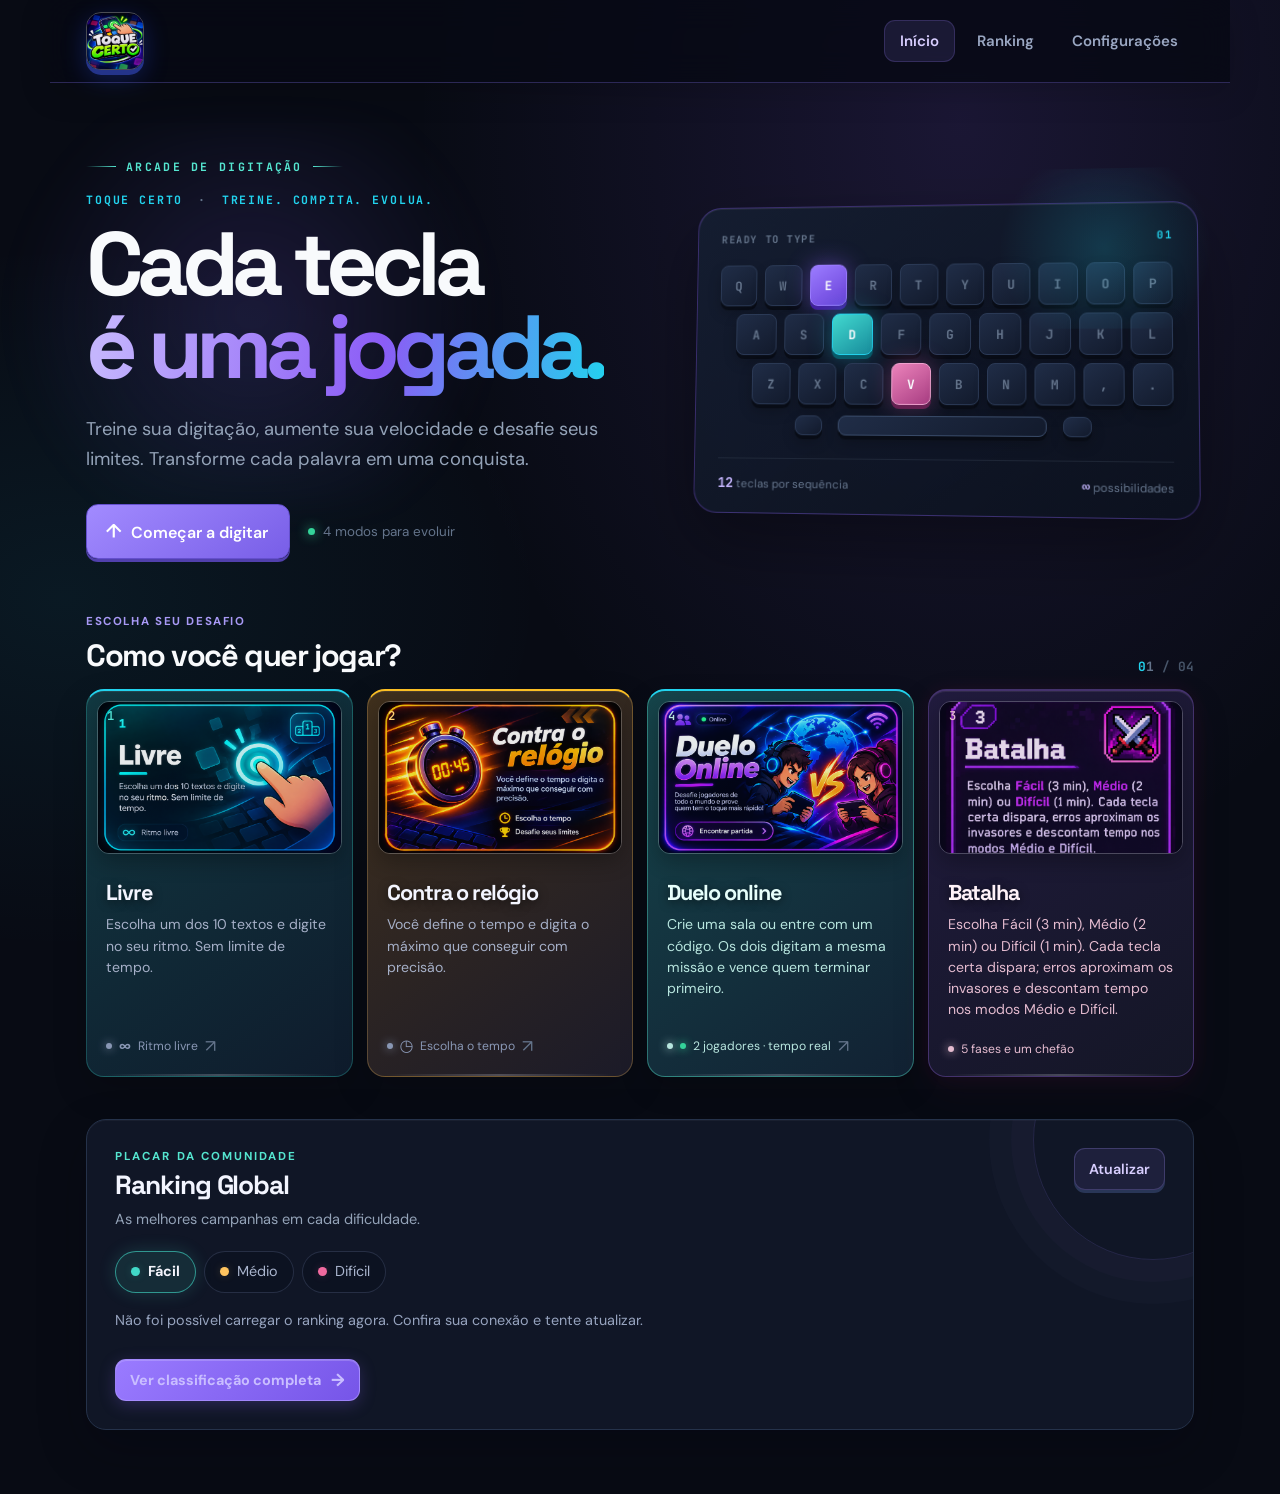
<file: index.html>
<!doctype html>
<html lang="pt-BR">
<head>
<meta charset="utf-8">
<meta name="viewport" content="width=device-width, initial-scale=1, viewport-fit=cover">
<meta name="theme-color" content="#10121a">
<title>Toque Certo: treino de digitação</title>
<link rel="icon" type="image/png" sizes="96x96" href="assets/images/brand/favicon.png">
<link rel="apple-touch-icon" href="assets/images/brand/favicon.png">
<link rel="preconnect" href="https://fonts.googleapis.com">
<link rel="preconnect" href="https://fonts.gstatic.com" crossorigin>
<link rel="stylesheet" href="https://fonts.googleapis.com/css2?family=DM+Sans:wght@400;500;600;700&family=Space+Grotesk:wght@500;600;700&family=JetBrains+Mono:wght@400;500;700&display=swap">
<link rel="stylesheet" href="assets/css/styles.css?v=fix-race-frames-keys-background">
</head>
<body>
<div class="wrap">
  <header class="top">
    <button class="logo" data-nav="home" aria-label="Toque Certo, voltar ao início"><img class="brand-logo" src="assets/images/brand/toque-certo-logo.png" alt="Toque Certo"></button>
    <nav class="primary-nav" aria-label="Navegação principal">
      <button class="nav-link active" type="button" data-nav="home" aria-current="page">Início</button>
      <button class="nav-link" type="button" data-nav="ranking">Ranking</button>
      <button class="nav-link" type="button" data-nav="settings">Configurações</button>
    </nav>
  </header>

  <main>
    <!-- INÍCIO -->
    <section id="v-home" class="view">
      <div class="hero redesign-hero">
        <div class="hero-copy">
          <div class="brand-kicker"><span></span> ARCADE DE DIGITAÇÃO <span></span></div>
          <p class="hero-overline">TOQUE CERTO <span>·</span> TREINE. COMPITA. EVOLUA.</p>
          <h1 class="hero-title">Cada tecla<br><em>é uma jogada.</em></h1>
          <p class="hero-subtitle">Treine sua digitação, aumente sua velocidade e desafie seus limites. Transforme cada palavra em uma conquista.</p>
          <div class="hero-actions"><button class="btn primary hero-cta" type="button" data-mode="1"><span class="cta-icon">↗</span> Começar a digitar</button><span class="hero-note"><i></i> 4 modos para evoluir</span></div>
        </div>
        <div class="hero-keyboard" aria-label="Ilustração de teclado com teclas iluminadas">
          <div class="keyboard-glow"></div><div class="keyboard-topline"><span>READY TO TYPE</span><b>01</b></div>
          <div class="key-row"><i>Q</i><i>W</i><i class="lit">E</i><i>R</i><i>T</i><i>Y</i><i>U</i><i>I</i><i>O</i><i>P</i></div>
          <div class="key-row indent"><i>A</i><i>S</i><i class="lit cyan">D</i><i>F</i><i>G</i><i>H</i><i>J</i><i>K</i><i>L</i></div>
          <div class="key-row indent-wide"><i>Z</i><i>X</i><i>C</i><i class="lit pink">V</i><i>B</i><i>N</i><i>M</i><i>,</i><i>.</i></div>
          <div class="key-row space-row"><i></i><i class="space"></i><i></i></div>
          <div class="keyboard-caption"><span><b>12</b> teclas por sequência</span><span><b>∞</b> possibilidades</span></div>
        </div>
      </div>
      <div class="section-heading"><div><span class="eyebrow">ESCOLHA SEU DESAFIO</span><h2>Como você quer jogar?</h2></div><span class="section-count">01 <i>/ 04</i></span></div>
      <div class="modes">
        <button class="mode" type="button" data-mode="1">
          <span class="legend" aria-hidden="true">1</span><img class="mode-art" src="assets/images/modes/modo-livre-neon.png" alt="Modo Livre em Neon">
          <span class="mode-t">Livre</span>
          <span class="mode-d">Escolha um dos 10 textos e digite no seu ritmo. Sem limite de tempo.</span>
          <span class="meta"><b>∞</b> Ritmo livre <i class="mode-arrow">↗</i></span>
        </button>
        <button class="mode" type="button" data-mode="2">
          <span class="legend" aria-hidden="true">2</span><img class="mode-art" src="assets/images/modes/contra-relogio-neon.png" alt="Desafio Contra o relógio em Neon">
          <span class="mode-t">Contra o relógio</span>
          <span class="mode-d">Você define o tempo e digita o máximo que conseguir com precisão.</span>
          <span class="meta"><b>◷</b> Escolha o tempo <i class="mode-arrow">↗</i></span>
        </button>
        <button class="mode online" type="button" data-mode="4">
          <span class="legend" aria-hidden="true">4</span><img class="mode-art" src="assets/images/modes/duelo-online-neon.png" alt="Duelo online em Neon">
          <span class="mode-t">Duelo online</span>
          <span class="mode-d">Crie uma sala ou entre com um código. Os dois digitam a mesma missão e vence quem terminar primeiro.</span>
          <span class="meta"><b class="live-dot"></b> 2 jogadores · tempo real <i class="mode-arrow">↗</i></span>
        </button>
        <button class="mode battle" type="button" data-mode="3">
          <span class="legend" aria-hidden="true">3</span><img class="mode-art mode-art-battle" src="assets/images/modes/batalha-neon.png" alt="Modo Batalha em Neon">
          <span class="mode-t">Batalha</span>
          <span class="mode-d">Escolha Fácil (3 min), Médio (2 min) ou Difícil (1 min). Cada tecla certa dispara; erros aproximam os invasores e descontam tempo nos modos Médio e Difícil.</span>
          <span class="meta" id="battle-meta"><b>✦</b> 5 fases e um chefão <i class="mode-arrow">↗</i></span>
        </button>
      </div>
      <section class="global-ranking" aria-labelledby="ranking-title">
        <div class="ranking-heading">
          <div><span class="eyebrow">PLACAR DA COMUNIDADE</span><h2 id="ranking-title">Ranking Global</h2><p>As melhores campanhas em cada dificuldade.</p></div>
          <button class="ranking-refresh" id="ranking-refresh" type="button" aria-label="Atualizar ranking">Atualizar</button>
        </div>
        <div class="ranking-tabs" role="tablist" aria-label="Dificuldade do ranking">
          <button class="ranking-tab easy active" type="button" role="tab" aria-selected="true" data-ranking-difficulty="easy"><i aria-hidden="true"></i>Fácil</button>
          <button class="ranking-tab medium" type="button" role="tab" aria-selected="false" data-ranking-difficulty="medium"><i aria-hidden="true"></i>Médio</button>
          <button class="ranking-tab hard" type="button" role="tab" aria-selected="false" data-ranking-difficulty="hard"><i aria-hidden="true"></i>Difícil</button>
        </div>
        <p class="ranking-status" id="ranking-status" role="status" aria-live="polite">Carregando ranking…</p>
        <div class="ranking-table-head" id="ranking-columns" aria-hidden="true" hidden><span></span><span>Jogador</span><span>PPM total</span><span>Pontos</span><span>Tempo</span></div>
        <ol class="ranking-list" id="ranking-list" aria-label="Classificação"></ol>
        <button class="ranking-open" type="button" data-nav="ranking">Ver classificação completa <span aria-hidden="true">→</span></button>
      </section>
    </section>

    <!-- RANKING COMPLETO -->
    <section id="v-ranking" class="view" hidden>
      <div class="page-intro">
        <span class="eyebrow">PLACAR DA BATALHA</span>
        <h1 class="page-title">Ranking da Batalha</h1>
        <p class="page-copy">Campanhas concluídas no modo Batalha, ordenadas pela pontuação final.</p>
      </div>
      <section class="ranking-panel" aria-labelledby="full-ranking-title">
        <div class="ranking-heading">
          <div><h2 id="full-ranking-title">Classificação completa</h2><p>Resultados reais dos jogadores que venceram as cinco fases.</p></div>
          <button class="ranking-refresh" id="leaderboard-refresh" type="button">Atualizar</button>
        </div>
        <aside class="ranking-explainer" aria-label="Como funciona o ranking da Batalha">
          <strong>Como funciona</strong>
          <p>A pontuação considera rapidez, precisão e bônus de até 5.000 pontos pelo tempo ativo total. Esse tempo soma todas as tentativas, mas não pausas, menus ou transições. Ao repetir uma fase, o cronômetro dela reinicia; o resultado é validado pelo servidor.</p>
        </aside>
        <div class="ranking-tabs" role="tablist" aria-label="Filtrar ranking por dificuldade">
          <button class="ranking-tab easy active" type="button" role="tab" aria-selected="true" data-ranking-difficulty="easy"><i aria-hidden="true"></i>Fácil</button>
          <button class="ranking-tab medium" type="button" role="tab" aria-selected="false" data-ranking-difficulty="medium"><i aria-hidden="true"></i>Médio</button>
          <button class="ranking-tab hard" type="button" role="tab" aria-selected="false" data-ranking-difficulty="hard"><i aria-hidden="true"></i>Difícil</button>
        </div>
        <p class="ranking-status" id="leaderboard-status" role="status" aria-live="polite">Carregando classificação…</p>
        <div class="ranking-table-head" id="leaderboard-columns" aria-hidden="true" hidden><span></span><span>Jogador</span><span>PPM total</span><span>Pontos</span><span>Tempo</span></div>
        <ol class="ranking-list full-ranking-list" id="leaderboard-list" aria-label="Classificação completa"></ol>
        <button class="ranking-more" id="leaderboard-more" type="button" hidden>Carregar mais jogadores</button>
      </section>
    </section>

    <!-- CONFIGURAÇÕES -->
    <section id="v-settings" class="view" hidden>
      <div class="page-intro">
        <span class="eyebrow">PREFERÊNCIAS DO JOGO</span>
        <h1 class="page-title">Configurações</h1>
        <p class="page-copy">Ajuste o som e as regras de acentuação para treinar do seu jeito.</p>
      </div>
      <section class="settings-panel" aria-labelledby="preferences-title">
        <div class="settings-section">
          <span class="section-kicker">EXPERIÊNCIA</span>
          <h2 id="preferences-title">Preferências</h2>
          <div class="setting-row">
            <div><strong>Som do jogo</strong><p>Efeitos de tecla, acerto e batalha.</p></div>
            <button class="tgl setting-toggle" id="t-sound" type="button" aria-pressed="true">Som ligado</button>
          </div>
          <div class="setting-row">
            <div><strong>Acentuação</strong><p>Essa preferência vale somente para o Modo Livre.</p></div>
            <button class="tgl setting-toggle" id="t-acc" type="button" title="Com acentos opcionais, digitar a no lugar de á ou c no lugar de ç conta como acerto.">Acentos obrigatórios</button>
          </div>
        </div>
        <div class="settings-section about-section">
          <span class="section-kicker">TOQUE CERTO</span>
          <h2>Sobre o projeto</h2>
          <p>Desenvolvido por <strong>Marcos Vinicius.</strong></p>
          <div class="about-links">
            <a href="https://github.com/marcos-scox" target="_blank" rel="noopener noreferrer">GitHub <span aria-hidden="true">↗</span></a>
            <a href="https://github.com/marcos-scox/jogo-das-teclas" target="_blank" rel="noopener noreferrer">Repositório <span aria-hidden="true">↗</span></a>
          </div>
        </div>
      </section>
    </section>

    <!-- LISTA DE TEXTOS -->
    <section id="v-list" class="view" hidden>
      <div class="bar"><button class="back" type="button" data-act="home">Voltar</button></div>
      <h2 class="v-title" id="l-title">Modo livre</h2>
      <p class="v-sub" id="l-sub"></p>
      <div class="timepick" id="timepick" hidden>
        <span class="tp-label" id="tp-label">Tempo da prova</span>
        <div class="tp-opts" role="group" aria-labelledby="tp-label">
          <button class="chip" type="button" data-sec="30">30 s</button>
          <button class="chip" type="button" data-sec="60">1 min</button>
          <button class="chip" type="button" data-sec="120">2 min</button>
          <button class="chip" type="button" data-sec="180">3 min</button>
          <button class="chip" type="button" data-sec="300">5 min</button>
        </div>
        <div class="tp-custom" id="tp-custom">
          <label for="tp-min">Outro:</label>
          <input id="tp-min" type="number" min="0" max="10" inputmode="numeric" aria-label="Minutos" placeholder="0"> min
          <input id="tp-sec" type="number" min="0" max="59" inputmode="numeric" aria-label="Segundos" placeholder="0"> s
        </div>
        <p class="tp-note" id="tp-note"></p>
      </div>
      <ul class="tlist" id="tlist"></ul>
    </section>

    <!-- DIGITAÇÃO -->
    <section id="v-type" class="view" hidden>
      <div class="bar">
        <button class="back" type="button" data-act="list">Trocar texto</button>
        <button class="ghost" type="button" data-act="restart">Recomeçar</button>
      </div>
      <h2 class="v-title" id="ty-title"></h2>
      <div class="stats">
        <div><span>PPM</span><strong id="s-ppm">0</strong></div>
        <div><span>Precisão</span><strong id="s-acc">100%</strong></div>
        <div><span id="s-time-l">Tempo</span><strong id="s-time">0:00</strong></div>
        <div><span id="s-prog-l">Progresso</span><strong id="s-prog">0%</strong></div>
      </div>
      <div class="tx-box" id="ty-box">
        <div class="tx-view" id="ty-text"></div>
        <div class="tx-blur">Clique aqui para continuar digitando</div>
      </div>
      <div class="progress"><i id="ty-bar"></i></div>
      <p class="hint" id="ty-hint"></p>
    </section>

    <!-- RESULTADO -->
    <section id="v-result" class="view" hidden>
      <h2 class="v-title" id="r-title">Texto concluído</h2>
      <p class="v-sub" id="r-sub"></p>
      <div class="r-main">
        <div class="r-ppm"><strong id="r-ppm">0</strong><span>palavras por minuto</span></div>
        <dl class="r-grid">
          <div><dt>Precisão</dt><dd id="r-acc"></dd></div>
          <div><dt>Tempo</dt><dd id="r-time"></dd></div>
          <div><dt>Teclas erradas</dt><dd id="r-wrong"></dd></div>
          <div><dt>Caracteres certos</dt><dd id="r-chars"></dd></div>
        </dl>
      </div>
      <p class="r-level" id="r-level"></p>
      <div class="r-keys">
        <h3>Teclas que mais travaram você</h3>
        <div class="keyrow" id="r-keys"></div>
      </div>
      <p class="tip" id="r-tip"></p>
      <div class="actions">
        <button class="btn primary" type="button" data-act="repeat">Repetir texto</button>
        <button class="btn" type="button" data-act="list">Escolher outro texto</button>
        <button class="btn" type="button" data-act="home">Menu inicial</button>
      </div>
      <p class="hint"><kbd>Enter</kbd> repete o texto. PPM conta 5 caracteres certos como uma palavra.</p>
    </section>

    <!-- DUELO ONLINE -->
    <section id="v-online" class="view" hidden>
      <div class="page-intro online-intro">
        <span class="eyebrow">DISPUTA EM TEMPO REAL</span>
        <h1 class="page-title">Duelo online</h1>
        <p class="page-copy">Crie uma sala e envie o código para alguém, ou entre em uma sala existente. A missão é igual para os dois.</p>
      </div>
      <section class="online-panel" id="online-panel" aria-live="polite"></section>
    </section>
    <!-- BATALHA -->
    <section id="v-game" class="view" hidden>
      <div class="bar">
        <button class="back" type="button" data-act="quit">Sair da batalha</button>
      </div>
      <div class="g-frame" id="g-frame">
        <div class="hud">
          <div><span class="l" id="h-phase">Fase 1 de 5</span><strong id="h-name">Gosmas lunares</strong></div>
          <div class="hud-def" id="h-def" data-left="5"><span class="l">Defesa</span><div class="pips"><i class="on"></i><i class="on"></i><i class="on"></i><i class="on"></i><i class="on"></i></div></div>
          <div><span class="l">Tempo</span><strong id="h-time">3:00</strong></div>
          <div class="hud-score"><span class="l">Pontos</span><strong id="h-score">0</strong><em class="combo" id="h-combo">x1</em></div>
        </div>
        <div class="timebar"><i id="h-bar"></i></div>
        <canvas id="g-canvas" aria-label="Campo de batalha: sua nave à esquerda, invasores à direita"></canvas>
        <div class="tx-box" id="g-box">
          <div class="tx-view" id="g-text"></div>
          <div class="tx-blur"></div>
        </div>
        <div class="g-over" id="g-over" hidden></div>
      </div>
      <p class="hint"><kbd>Esc</kbd> pausa a fase. Cada tecla certa dispara; cada erro aproxima os invasores uma linha.</p>
    </section>
  </main>
</div>
<dialog class="phase-modal" id="phase-modal" aria-labelledby="phase-modal-title">
  <div class="phase-modal-head"><div><span class="eyebrow">DETALHES DA CAMPANHA</span><h2 id="phase-modal-title">Resultado por fase</h2><p id="phase-modal-player"></p></div><button class="phase-modal-close" type="button" aria-label="Fechar detalhes">Fechar</button></div>
  <div class="phase-modal-summary" id="phase-modal-summary"></div>
  <div class="phase-modal-list" id="phase-modal-list"></div>
</dialog>
<input id="trap" type="text" autocomplete="off" autocorrect="off" autocapitalize="off" spellcheck="false" aria-label="Digite o texto aqui">

<script src="assets/js/supabase-config.js"></script>
<script src="assets/js/app.js?v=fix-race-frames-keys-background"></script>
</body>
</html>
</file>
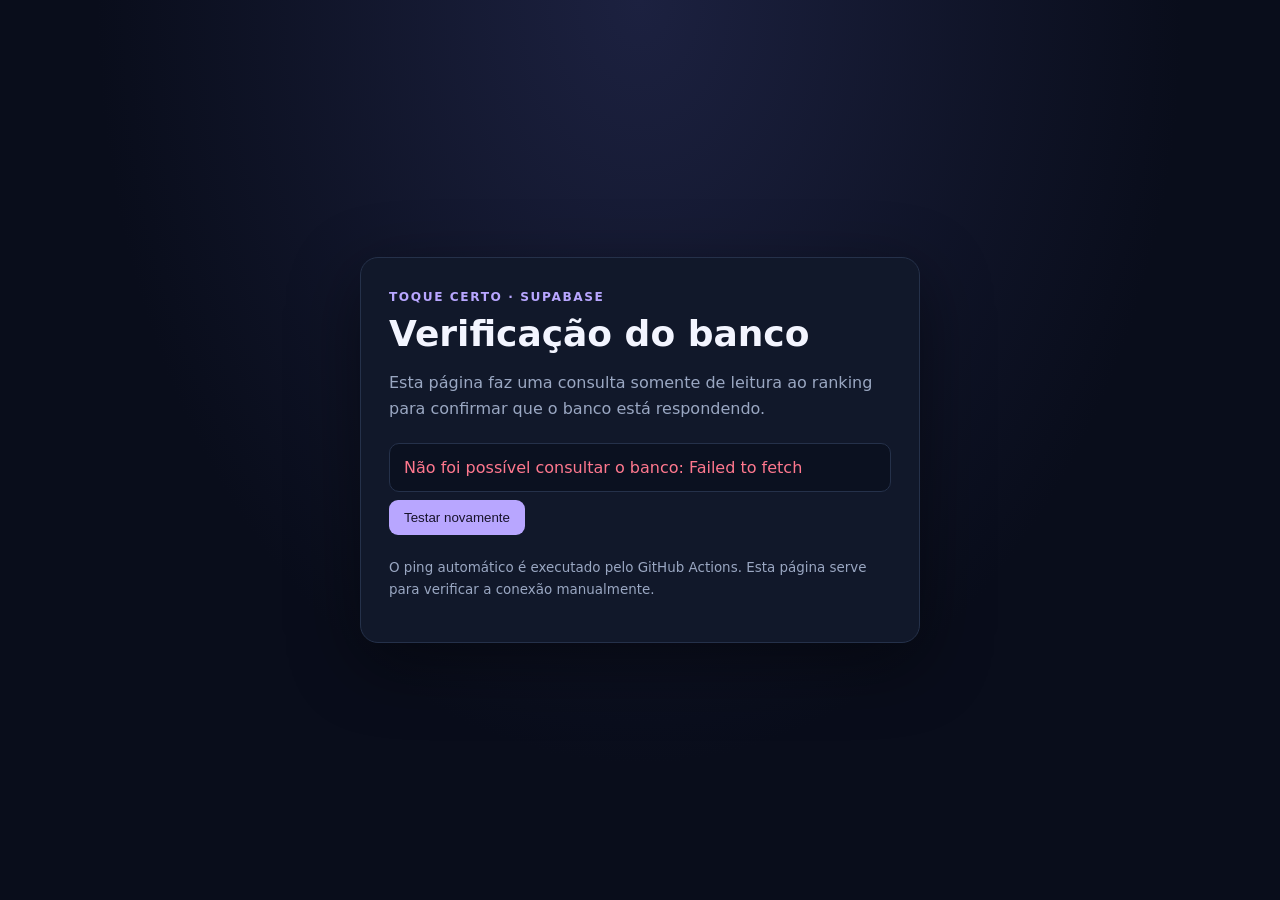
<file: relf/index.html>
<!doctype html>
<html lang="pt-BR">
<head>
  <meta charset="utf-8">
  <meta name="viewport" content="width=device-width, initial-scale=1">
  <meta name="theme-color" content="#10121a">
  <title>Supabase keep-alive · Toque Certo</title>
  <style>
    :root{color-scheme:dark;--bg:#090D1B;--panel:#11182A;--line:#25314A;--ink:#F3F5FF;--muted:#9AA7C2;--accent:#B8A6FF;--good:#55D6AF;--bad:#FF788E;font-family:system-ui,-apple-system,"Segoe UI",sans-serif}
    *{box-sizing:border-box}body{min-height:100vh;margin:0;display:grid;place-items:center;padding:24px;background:radial-gradient(ellipse at top,#1c2140,var(--bg) 60%);color:var(--ink)}
    main{width:min(100%,560px);padding:28px;background:var(--panel);border:1px solid var(--line);border-radius:18px;box-shadow:0 20px 70px #0007}
    .eyebrow{color:var(--accent);font-size:.76rem;font-weight:700;letter-spacing:.13em}h1{margin:8px 0 10px;font-size:clamp(1.6rem,6vw,2.25rem)}p{color:var(--muted);line-height:1.6}
    #status{margin:22px 0 8px;padding:14px;border:1px solid var(--line);border-radius:10px;background:#0b1120;color:var(--muted)}#status.ok{color:var(--good)}#status.error{color:var(--bad)}
    button{padding:10px 15px;border:0;border-radius:9px;background:var(--accent);color:#17132b;font:700 1rem inherit;cursor:pointer}button:disabled{opacity:.6;cursor:wait}.note{margin-top:22px;font-size:.84rem}
  </style>
</head>
<body>
  <main>
    <span class="eyebrow">TOQUE CERTO · SUPABASE</span>
    <h1>Verificação do banco</h1>
    <p>Esta página faz uma consulta somente de leitura ao ranking para confirmar que o banco está respondendo.</p>
    <div id="status" role="status" aria-live="polite">Conectando ao banco…</div>
    <button id="ping" type="button">Testar novamente</button>
    <p class="note">O ping automático é executado pelo GitHub Actions. Esta página serve para verificar a conexão manualmente.</p>
  </main>
  <script>
    const projectUrl = 'https://ypqmkodewdpuqmsmkdzm.supabase.co';
    const publishableKey = 'sb_publishable_cbs98m2QqLJRUMzBrkaOPw_MS6Vu8ym';
    const status = document.querySelector('#status');
    const button = document.querySelector('#ping');
    async function ping(){
      button.disabled = true;
      status.className = '';
      status.textContent = 'Consultando o banco…';
      try{
        const response = await fetch(projectUrl + '/rest/v1/leaderboard_entries?select=id&limit=1', {
          headers: { apikey: publishableKey },
          cache: 'no-store'
        });
        if(!response.ok) throw new Error('Resposta HTTP ' + response.status);
        await response.json();
        status.className = 'ok';
        status.textContent = 'Banco respondeu com sucesso · ' + new Date().toLocaleString('pt-BR');
      }catch(error){
        status.className = 'error';
        status.textContent = 'Não foi possível consultar o banco: ' + error.message;
      }finally{
        button.disabled = false;
      }
    }
    button.addEventListener('click', ping);
    ping();
  </script>
</body>
</html>
</file>
<file: assets/css/styles.css>
:root{
  color-scheme:dark;
  --bg:#090D1B;
  --surface:#11182A;
  --surface-raised:#151D32;
  --surface-soft:#0E1526;
  --line:#25314A;
  --ink:#F3F5FF;
  --muted:#9AA7C2;
  --pending:#7886A2;
  --key-top:#1A2440;
  --key-side:#293657;
  --brand:#9A83FF;
  --brand-side:#6550CE;
  --brand-ink:#FFFFFF;
  --accent:#B8A6FF;
  --accent-side:#7A64E9;
  --accent-ink:#17132B;
  --caret:#B8A6FF;
  --good:#55D6AF;
  --bad:#FF788E;
  --bad-bg:#3A1F31;
  --ui:"DM Sans","Segoe UI",system-ui,-apple-system,sans-serif;
  --display:"Space Grotesk","DM Sans",system-ui,sans-serif;
  --mono:"JetBrains Mono",ui-monospace,"Cascadia Mono",Consolas,"Liberation Mono",monospace;
  box-sizing:border-box;
  padding-top:env(safe-area-inset-top,0px);
  padding-bottom:env(safe-area-inset-bottom,0px);
}
*,*::before,*::after{box-sizing:border-box}
html{scroll-padding-top:env(safe-area-inset-top,0px)}
body{margin:0;background:var(--bg);color:var(--ink);font-family:var(--ui);font-size:17px;line-height:1.5;-webkit-font-smoothing:antialiased}
[hidden]{display:none !important}
button{font-family:inherit}
:focus-visible{outline:3px solid var(--caret);outline-offset:3px}
.wrap{max-width:1040px;margin:0 auto;padding:0 20px 56px}

/* topo */
.top{display:flex;align-items:center;justify-content:space-between;gap:12px;padding:16px 0 8px}
.logo{display:inline-flex;align-items:center;gap:10px;background:none;border:0;padding:4px 0;color:var(--ink);font-size:1.05rem;font-weight:700;cursor:pointer}
.logo .mini{display:inline-grid;place-items:center;width:30px;height:30px;border-radius:8px;background:var(--accent);color:var(--accent-ink);border:1px solid var(--accent-side);box-shadow:0 3px 0 var(--accent-side);font-size:.95rem}
.toggles{display:flex;gap:8px;flex-wrap:wrap;justify-content:flex-end}
.tgl{font-size:.85rem;padding:6px 12px;border-radius:9px;border:1px solid var(--key-side);background:var(--key-top);color:var(--ink);box-shadow:0 3px 0 var(--key-side);cursor:pointer}
.tgl:active{transform:translateY(2px);box-shadow:0 1px 0 var(--key-side)}
.tgl[aria-pressed="false"]{color:var(--muted)}

/* início */
.hero{padding:36px 0 8px}
.caps{display:flex;flex-wrap:wrap;gap:12px clamp(16px,3vw,32px);margin:0}
.word{display:flex;gap:clamp(5px,.9vw,9px)}
.cap{width:clamp(40px,7.4vw,76px);aspect-ratio:1;display:grid;place-items:center;font-size:clamp(1.35rem,3.7vw,2.5rem);font-weight:700;color:var(--ink);background:var(--key-top);border:1px solid var(--key-side);border-radius:clamp(8px,1.4vw,14px);box-shadow:0 clamp(4px,.7vw,7px) 0 var(--key-side);transition:transform .07s ease,box-shadow .07s ease,background-color .07s ease}
.cap.down{transform:translateY(clamp(3px,.55vw,6px));box-shadow:0 1px 0 var(--key-side);background:var(--accent);color:var(--accent-ink)}
.lead{max-width:54ch;margin:26px 0 0;font-size:1.15rem;color:var(--muted)}
.modes{display:grid;grid-template-columns:1fr 1fr 1.65fr;gap:18px;margin-top:30px}
.mode{position:relative;display:flex;flex-direction:column;gap:6px;min-height:200px;padding:46px 20px 20px;text-align:left;color:var(--ink);background:var(--key-top);border:1px solid var(--key-side);border-radius:16px;box-shadow:0 7px 0 var(--key-side);cursor:pointer;transition:transform .08s ease,box-shadow .08s ease}
.mode:active{transform:translateY(5px);box-shadow:0 2px 0 var(--key-side)}
.mode .legend{position:absolute;top:12px;left:16px;font-family:var(--mono);font-size:1rem;color:var(--muted)}
.mode .mode-t{display:block;margin:0;font-size:1.55rem;line-height:1.15;font-weight:700}
.mode .mode-d{display:block;margin:0;color:var(--muted);font-size:.98rem;max-width:40ch}
.mode .meta{margin-top:auto;padding-top:12px;font-size:.88rem;color:var(--muted)}
.mode.battle{background:var(--accent);border-color:var(--accent-side);box-shadow:0 7px 0 var(--accent-side);color:var(--accent-ink)}
.mode.battle:active{box-shadow:0 2px 0 var(--accent-side)}
.mode.battle .mode-d,.mode.battle .legend,.mode.battle .meta{color:var(--accent-ink);opacity:.8}
.mode.battle svg{position:absolute;top:14px;right:18px;width:54px;height:auto}
.global-ranking{margin-top:34px;padding:22px;background:var(--surface);border:1px solid var(--line);border-radius:16px}
.ranking-heading{display:flex;align-items:center;justify-content:space-between;gap:14px}
.ranking-heading h2{margin:0;font-size:1.45rem;line-height:1.2}
.ranking-heading p{margin:5px 0 0;color:var(--muted);font-size:.92rem}
.ranking-refresh{flex:0 0 auto;padding:7px 12px;border:1px solid var(--key-side);border-radius:9px;background:var(--key-top);color:var(--ink);box-shadow:0 3px 0 var(--key-side);cursor:pointer}
.ranking-refresh:active{transform:translateY(2px);box-shadow:0 1px 0 var(--key-side)}
.ranking-tabs{display:flex;flex-wrap:wrap;gap:8px;margin-top:18px}
.ranking-tab{display:inline-flex;align-items:center;gap:8px;padding:8px 14px;border:1px solid var(--line);border-radius:999px;background:transparent;color:var(--muted);font:inherit;cursor:pointer}
.ranking-tab i{width:9px;height:9px;border-radius:50%;background:#3BB879}
.ranking-tab.medium i{background:#E8B940}.ranking-tab.hard i{background:#E65C67}
.ranking-tab.active{border-color:var(--brand);background:color-mix(in srgb,var(--brand) 10%,var(--surface));color:var(--ink);font-weight:700}
.ranking-status{min-height:1.5em;margin:14px 0 8px;color:var(--muted);font-size:.9rem}
.ranking-list{list-style:none;display:grid;gap:8px;margin:0;padding:0}
.ranking-row{display:grid;grid-template-columns:42px minmax(0,1fr) auto;align-items:center;gap:12px;padding:10px 14px;border:1px solid var(--line);border-radius:11px;background:var(--key-top)}
.ranking-position{display:grid;place-items:center;width:32px;height:32px;border-radius:9px;background:var(--bg);font-family:var(--mono);font-weight:700}
.ranking-row.rank-1 .ranking-position{background:#F1C75B;color:#372600}
.ranking-row.rank-2 .ranking-position{background:#C5CEDC;color:#263044}
.ranking-row.rank-3 .ranking-position{background:#D99B71;color:#351B0D}
.ranking-player{min-width:0;overflow:hidden;text-overflow:ellipsis;white-space:nowrap;font-weight:600}
.ranking-date{display:block;color:var(--muted);font-size:.78rem;font-weight:400}
.ranking-score{font-family:var(--mono);font-size:1.1rem;font-weight:700;font-variant-numeric:tabular-nums;text-align:right}
@media (max-width:780px){.modes{grid-template-columns:1fr}.mode{min-height:0}.battle-slot{grid-template-columns:minmax(0,1fr) 80px}.global-ranking{padding:18px}}
@media (max-width:460px){.global-ranking{padding:14px}.ranking-row{grid-template-columns:36px minmax(0,1fr) auto;gap:8px;padding:9px}.ranking-position{width:30px;height:30px}.ranking-score{font-size:1rem}.ranking-date{font-size:.72rem}}

/* barras e títulos de tela */
.bar{display:flex;align-items:center;justify-content:space-between;gap:12px;margin-top:14px}
.back,.ghost{font-size:.92rem;padding:7px 14px;border-radius:9px;border:1px solid var(--key-side);background:var(--key-top);color:var(--ink);box-shadow:0 3px 0 var(--key-side);cursor:pointer}
.back:active,.ghost:active{transform:translateY(2px);box-shadow:0 1px 0 var(--key-side)}
.v-title{margin:18px 0 4px;font-size:clamp(1.6rem,3.5vw,2.2rem);line-height:1.15;font-weight:700}
.v-sub{margin:0;color:var(--muted);max-width:62ch}

/* escolha de tempo */
.timepick{margin-top:18px;display:flex;flex-wrap:wrap;align-items:center;gap:12px 16px;padding:14px 16px;background:var(--surface);border:1px solid var(--line);border-radius:14px}
.tp-label{font-weight:600}
.tp-opts{display:flex;flex-wrap:wrap;gap:8px}
.chip{font-size:.95rem;padding:7px 14px;border-radius:9px;border:1px solid var(--key-side);background:var(--key-top);color:var(--ink);box-shadow:0 3px 0 var(--key-side);cursor:pointer}
.chip:active{transform:translateY(2px);box-shadow:0 1px 0 var(--key-side)}
.chip[aria-pressed="true"]{background:var(--brand);border-color:var(--brand-side);box-shadow:0 3px 0 var(--brand-side);color:var(--brand-ink)}
.tp-custom{display:flex;align-items:center;gap:6px;color:var(--muted);font-size:.95rem}
.tp-custom input{width:3.8em;font:inherit;color:var(--ink);padding:6px 8px;border-radius:8px;border:1px solid var(--line);background:var(--key-top)}
.tp-custom.on input{border-color:var(--brand);box-shadow:0 0 0 2px var(--brand)}
.tp-note{flex-basis:100%;margin:0;font-size:.88rem;color:var(--muted)}
.tp-note.err{color:var(--bad)}

/* lista de textos */
.tlist{list-style:none;margin:20px 0 0;padding:0;display:grid;grid-template-columns:repeat(2,minmax(0,1fr));gap:14px}
@media (max-width:700px){.tlist{grid-template-columns:1fr}}
.trow{width:100%;display:grid;gap:4px;padding:14px 16px;text-align:left;color:var(--ink);background:var(--surface);border:1px solid var(--line);border-radius:12px;box-shadow:0 3px 0 var(--line);cursor:pointer}
.trow:active{transform:translateY(2px);box-shadow:0 1px 0 var(--line)}
.tr-head{display:flex;justify-content:space-between;align-items:baseline;gap:12px}
.tr-head strong{font-size:1.08rem;font-weight:600}
.tr-prev{color:var(--muted);font-size:.92rem;white-space:nowrap;overflow:hidden;text-overflow:ellipsis}
.tr-meta{display:flex;flex-wrap:wrap;gap:4px 16px;color:var(--muted);font-size:.82rem}
.tr-meta .rec{color:var(--good);font-weight:600}
.lvl{display:inline-flex;align-items:center;gap:6px;font-size:.8rem;color:var(--muted);white-space:nowrap}
.lvl .bars{display:inline-flex;gap:2px}
.lvl .bars i{width:5px;height:12px;border-radius:2px;background:var(--line)}
.lvl.l1 .bars i:nth-child(-n+1),.lvl.l2 .bars i:nth-child(-n+2),.lvl.l3 .bars i:nth-child(-n+3){background:var(--brand)}

/* digitação */
.stats{display:flex;margin:16px 0 12px;background:var(--surface);border:1px solid var(--line);border-radius:14px;overflow:hidden}
.stats > div{flex:1;padding:10px 16px;min-width:0}
.stats > div + div{border-left:1px solid var(--line)}
.stats span{display:block;font-size:.8rem;color:var(--muted)}
.stats strong{display:block;font-size:clamp(1.25rem,3vw,1.7rem);line-height:1.2;font-weight:700;font-variant-numeric:tabular-nums}
@media (max-width:560px){.stats{flex-wrap:wrap}.stats > div{flex:1 1 50%}.stats > div:nth-child(3){border-left:0}.stats > div:nth-child(n+3){border-top:1px solid var(--line)}}
.tx-box{position:relative;padding:18px 22px;background:var(--surface);border:1px solid var(--line);border-radius:14px;cursor:text}
.tx-view{--lh:clamp(2rem,4.6vw,2.4rem);height:calc(var(--lh) * 3);overflow:hidden;font-family:var(--mono);font-size:clamp(1.02rem,2.4vw,1.38rem);line-height:var(--lh);white-space:pre-wrap;overflow-wrap:break-word;color:var(--pending)}
.tx-inner{position:relative;transition:transform .14s ease}
.c{position:relative;border-radius:3px}
.c.ok{color:var(--ink)}
.c.bad{color:var(--bad);background:var(--bad-bg)}
.c.sp.bad{background:var(--bad)}
.c.was{text-decoration:underline 2px var(--bad);text-underline-offset:6px}
.c.miss{color:var(--bad);background:var(--bad-bg)}
.c.cur{background:color-mix(in srgb,var(--caret) 20%,transparent)}
.c.cur::before{content:"";position:absolute;left:-1px;top:.12em;bottom:0;width:2px;border-radius:2px;background:var(--caret);animation:blink 1.05s steps(1) infinite}
.c.shake{animation:nudge .2s ease}
@keyframes blink{50%{opacity:0}}
@keyframes nudge{25%{transform:translateX(-2px)}75%{transform:translateX(2px)}}
.tx-blur{position:absolute;inset:0;display:grid;place-items:center;border-radius:inherit;background:color-mix(in srgb,var(--surface) 82%,transparent);font-weight:600;color:var(--ink);opacity:0;pointer-events:none;transition:opacity .15s}
.tx-box.blurred .tx-blur{opacity:1}
#trap{position:absolute;left:0;top:0;width:1px;height:1px;opacity:0;border:0;padding:0;font-size:16px;pointer-events:none;caret-color:transparent;background:transparent;color:transparent}
.progress{height:5px;margin-top:12px;background:var(--line);border-radius:3px;overflow:hidden}
.progress i{display:block;height:100%;background:var(--brand);transform-origin:left;transform:scaleX(0);transition:transform .1s linear}
.hint{margin:12px 0 0;font-size:.9rem;color:var(--muted)}
kbd{font-family:var(--mono);font-size:.85em;padding:1px 6px;border-radius:5px;border:1px solid var(--key-side);background:var(--key-top);box-shadow:0 2px 0 var(--key-side);color:var(--ink)}

/* resultado */
.r-main{display:grid;grid-template-columns:auto 1fr;gap:20px 40px;align-items:center;margin-top:20px;padding:22px 24px;background:var(--surface);border:1px solid var(--line);border-radius:16px}
.r-ppm strong{display:block;font-size:clamp(4rem,12vw,6.8rem);line-height:.9;font-weight:700;letter-spacing:-.02em;font-variant-numeric:tabular-nums}
.r-ppm span{color:var(--muted)}
.r-grid{display:grid;grid-template-columns:repeat(2,minmax(0,1fr));gap:14px 28px;margin:0}
.r-grid dt{font-size:.82rem;color:var(--muted)}
.r-grid dd{margin:0;font-size:1.35rem;font-weight:600;font-variant-numeric:tabular-nums}
@media (max-width:600px){.r-main{grid-template-columns:1fr}}
.r-level{margin:16px 0 0;font-size:1.05rem}
.r-badge{display:inline-block;margin-left:8px;padding:2px 10px;border-radius:999px;background:var(--accent);color:var(--accent-ink);font-size:.85rem;font-weight:700;vertical-align:middle}
.r-keys h3,.ov-keys h4{margin:26px 0 0;font-size:1.05rem;font-weight:600}
.keyrow{display:flex;flex-wrap:wrap;gap:14px;margin-top:12px}
.pk{display:grid;justify-items:center;gap:8px}
.pk-cap{min-width:48px;height:48px;padding:0 10px;display:grid;place-items:center;font-family:var(--mono);font-size:1.25rem;color:var(--ink);background:var(--key-top);border:1px solid var(--key-side);border-radius:9px;box-shadow:0 4px 0 var(--key-side)}
.pk-cap.wide{min-width:110px;font-family:var(--ui);font-size:.95rem}
.pk-n{font-size:.8rem;color:var(--bad)}
.none{margin:8px 0 0;color:var(--good);font-weight:600}
.tip{margin:24px 0 0;padding:12px 16px;border-left:4px solid var(--accent);background:var(--surface);border-radius:0 10px 10px 0;max-width:70ch}
.actions{display:flex;flex-wrap:wrap;gap:12px;margin-top:26px}
.btn{font-size:1rem;font-weight:600;padding:11px 18px;border-radius:11px;border:1px solid var(--key-side);background:var(--key-top);color:var(--ink);box-shadow:0 4px 0 var(--key-side);cursor:pointer}
.btn:active{transform:translateY(3px);box-shadow:0 1px 0 var(--key-side)}
.btn.primary{background:var(--brand);color:var(--brand-ink);border-color:var(--brand-side);box-shadow:0 4px 0 var(--brand-side)}
.btn.primary:active{box-shadow:0 1px 0 var(--brand-side)}

/* batalha */
.g-frame{
  --surface:#161A3C;--line:#2C3166;--ink:#E7E9F7;--muted:#A3A8CC;--pending:#7F86AE;
  --key-top:#272C57;--key-side:#0B0D24;--caret:#FFC048;--bad:#FF6B73;--bad-bg:#4A1D2B;
  --brand:#8C8FFF;--brand-side:#5558C9;--brand-ink:#0E1030;--good:#4CD3A0;
  position:relative;margin-top:14px;background:#0F1230;border:1px solid #2C3166;border-radius:18px;overflow:hidden;color:var(--ink)
}
.hud{display:flex;flex-wrap:wrap;align-items:center;gap:8px 26px;padding:12px 18px}
.hud .l{display:block;font-size:.74rem;color:var(--muted)}
.hud strong{font-size:1.12rem;font-weight:700;font-variant-numeric:tabular-nums}
.hud-score{margin-left:auto;text-align:right}
.combo{margin-left:6px;font-style:normal;font-weight:700;font-size:.95rem;color:var(--muted)}
.combo.hot{color:#FFC048}
.pips{display:flex;gap:4px;margin-top:4px}
.pips i{width:18px;height:10px;border-radius:3px;background:#3A2440}
.pips i.on{background:#4CD3A0}
.hud-def[data-left="2"] .pips i.on{background:#FFC048}
.hud-def[data-left="1"] .pips i.on{background:#FF6B73}
.timebar{height:4px;background:#232758}
.timebar i{display:block;height:100%;background:#FFC048;transform-origin:left}
.timebar i.low{background:#FF6B73}
#g-canvas{display:block;width:100%;height:clamp(210px,40vh,340px);touch-action:manipulation}
.g-frame .tx-box{border:0;border-top:1px solid var(--line);border-radius:0}
.g-frame .tx-view{--lh:clamp(1.9rem,4.2vw,2.2rem);font-size:clamp(.98rem,2.2vw,1.25rem)}
.g-frame .tx-blur{display:none}
.g-over{position:absolute;inset:0;display:grid;place-items:center;padding:16px;overflow:auto;background:rgba(9,11,32,.74);backdrop-filter:blur(3px);-webkit-backdrop-filter:blur(3px)}
.ov-card{width:100%;max-width:540px;padding:22px 24px;background:#1A1E44;border:1px solid #363C7C;border-radius:16px}
.ov-step{margin:0;color:#FFC048;font-weight:600;font-size:.95rem}
.ov-card h3{margin:4px 0 8px;font-size:clamp(1.4rem,3.4vw,1.9rem);line-height:1.15}
.ov-card p{margin:0 0 10px;color:var(--muted)}
.ov-card p strong{color:var(--ink)}
.ov-stats{display:grid;grid-template-columns:repeat(3,minmax(0,1fr));gap:10px 18px;margin:14px 0}
.ov-stats dt{font-size:.76rem;color:var(--muted)}
.ov-stats dd{margin:0;font-size:1.2rem;font-weight:700;font-variant-numeric:tabular-nums}
@media (max-width:480px){.ov-stats{grid-template-columns:repeat(2,minmax(0,1fr))}}
.ov-keys h4{margin-top:6px}
.ov-keys .pk-cap{min-width:40px;height:40px;font-size:1.05rem}
.ov-keys .pk-cap.wide{min-width:90px}
.ov-actions{display:flex;flex-wrap:wrap;gap:10px;margin-top:16px}
.ov-hint{margin-top:12px !important;font-size:.86rem}
.difficulty-options{display:grid;grid-template-columns:repeat(3,minmax(0,1fr));gap:10px;margin-top:14px}
.difficulty-option{display:flex;flex-direction:column;align-items:flex-start;gap:6px;min-height:112px;text-align:left;white-space:normal}
.difficulty-option strong{font-size:1rem}
.difficulty-option span{font-size:.84rem;color:var(--muted);font-weight:400}
.rank-name-field{display:grid;gap:5px;margin-top:12px;color:var(--ink);font-weight:600}
.rank-name-field input{width:100%;padding:9px 11px;border:1px solid #555B8E;border-radius:9px;background:#111532;color:#F3F4FF;font:inherit}
.rank-name-help{font-size:.82rem;color:var(--muted);font-weight:400}
.rank-name-error{min-height:1.2em;margin:4px 0 0 !important;color:#FF8E96 !important;font-size:.86rem}
.rank-submit-status{padding:10px 12px;border:1px solid #363C7C;border-radius:9px;background:#111532;color:#D9E0FF !important}
@media (max-width:650px){.difficulty-options{grid-template-columns:1fr}.difficulty-option{min-height:0}}

@media (prefers-reduced-motion: reduce){
  *,*::before,*::after{transition:none !important;animation:none !important}
}


/* ===================== REDESIGN DA INTERFACE ===================== */
html{scroll-behavior:smooth;scroll-padding-top:88px}
body{
  min-height:100vh;
  background:
    radial-gradient(ellipse at 8% -8%,rgba(121,91,230,.18),transparent 34rem),
    radial-gradient(ellipse at 92% 22%,rgba(76,88,180,.1),transparent 30rem),
    var(--bg);
}
.wrap{max-width:1180px;padding:0 clamp(16px,3.2vw,36px) 64px}
.top{
  position:sticky;top:0;z-index:30;
  display:grid;grid-template-columns:auto 1fr;align-items:center;gap:20px;
  margin:0 calc(clamp(16px,3.2vw,36px) * -1);padding:12px clamp(16px,3.2vw,36px);
  border-bottom:1px solid rgba(109,124,169,.16);
  background:rgba(9,13,27,.86);backdrop-filter:blur(16px);-webkit-backdrop-filter:blur(16px)
}
.logo{gap:11px;color:var(--ink);font:700 1.03rem var(--display);letter-spacing:-.025em}
.logo .mini{width:34px;height:34px;border:1px solid rgba(196,183,255,.45);border-radius:11px;background:linear-gradient(145deg,#a992ff,#7055df);color:#fff;box-shadow:0 5px 16px rgba(120,91,230,.25);font:700 1rem var(--display)}
.primary-nav{display:flex;align-items:center;justify-content:flex-end;gap:6px}
.nav-link{min-height:42px;padding:8px 15px;border:1px solid transparent;border-radius:11px;background:transparent;color:var(--muted);font:600 .94rem var(--ui);cursor:pointer;transition:background .18s ease,color .18s ease,border-color .18s ease,transform .18s ease}
.nav-link:hover{background:rgba(156,131,255,.08);color:var(--ink)}
.nav-link.active{border-color:rgba(156,131,255,.2);background:rgba(156,131,255,.12);color:#D8CEFF}
.hero{padding:clamp(34px,6vw,68px) 0 0}
.caps{gap:12px clamp(10px,2vw,22px)}
.cap{color:#F4F1FF;background:linear-gradient(160deg,#202a46,#141b30);border-color:#34405f;border-radius:clamp(10px,1.5vw,16px);box-shadow:0 5px 0 #080b16,0 10px 26px rgba(0,0,0,.2);font-family:var(--display)}
.cap.down{background:linear-gradient(150deg,#b6a5ff,#876be9);color:#15112a;box-shadow:0 1px 0 #5946b5}
.lead{max-width:60ch;margin-top:24px;color:#AAB5CE;font-size:clamp(1rem,1.6vw,1.14rem)}
.eyebrow,.section-kicker{display:block;color:#A899F5;font-size:.72rem;font-weight:700;letter-spacing:.14em}
.modes{grid-template-columns:repeat(3,minmax(0,1fr));gap:16px;margin-top:34px}
.mode{
  min-height:236px;padding:58px 22px 21px;gap:9px;
  border:1px solid rgba(122,139,184,.22);border-radius:20px;
  background:linear-gradient(155deg,rgba(24,34,57,.96),rgba(16,24,42,.98));
  box-shadow:0 14px 34px rgba(0,0,0,.16),inset 0 1px 0 rgba(255,255,255,.025);
  transition:transform .2s ease,border-color .2s ease,box-shadow .2s ease,background .2s ease
}
.mode:hover{transform:translateY(-3px);border-color:rgba(165,145,255,.5);box-shadow:0 18px 36px rgba(0,0,0,.22),0 0 26px rgba(134,105,235,.08)}
.mode:active{transform:translateY(-1px);box-shadow:0 8px 22px rgba(0,0,0,.2)}
.mode .legend{top:17px;left:20px;color:#8896B4;font:600 .82rem var(--mono)}
.mode .mode-t{font:700 clamp(1.2rem,1.9vw,1.5rem)/1.15 var(--display);letter-spacing:-.03em}
.mode .mode-d{max-width:42ch;color:#A6B0C8;font-size:.93rem;line-height:1.55}
.mode .meta{padding-top:12px;color:#8997B4;font-size:.82rem}
.mode-icon{position:absolute;top:15px;right:18px;display:grid;place-items:center;width:38px;height:38px;border:1px solid rgba(169,148,255,.2);border-radius:12px;background:rgba(157,132,255,.1);color:#C5B9FF}
.icon-free{grid-auto-flow:column;gap:3px}
.icon-free span{width:7px;height:13px;border:1px solid currentColor;border-radius:3px;opacity:.86}
.icon-free span:nth-child(2){transform:translateY(-4px)}
.icon-clock::before{content:"";position:absolute;width:15px;height:15px;border:1.7px solid currentColor;border-radius:50%}
.icon-clock::after{content:"";position:absolute;width:1.7px;height:6px;left:19px;top:11px;border-radius:2px;background:currentColor;transform:rotate(-35deg);transform-origin:bottom}
.icon-clock i{position:absolute;width:7px;height:1.7px;left:19px;top:18px;border-radius:2px;background:currentColor}
.icon-battle{grid-template-columns:repeat(2,7px);grid-template-rows:repeat(2,7px);gap:4px}
.icon-battle i{width:7px;height:7px;border:1px solid currentColor;border-radius:2px}
.mode.battle{border-color:rgba(174,153,255,.48);background:linear-gradient(145deg,#322B5B,#211D43 72%);color:var(--ink);box-shadow:0 16px 36px rgba(81,62,160,.18),inset 0 1px 0 rgba(255,255,255,.05)}
.mode.battle .mode-t{color:#F6F2FF}
.mode.battle .mode-d,.mode.battle .legend,.mode.battle .meta{color:#C2BADF;opacity:1}
.mode.battle .mode-icon{border-color:rgba(197,183,255,.3);background:rgba(185,164,255,.12);color:#D1C5FF}
.global-ranking,.ranking-panel,.settings-panel{
  margin-top:26px;padding:clamp(18px,3vw,28px);
  border:1px solid rgba(122,139,184,.2);border-radius:20px;
  background:linear-gradient(160deg,rgba(20,29,49,.94),rgba(15,23,40,.97));
  box-shadow:0 16px 40px rgba(0,0,0,.16),inset 0 1px 0 rgba(255,255,255,.025)
}
.ranking-heading{align-items:flex-start}
.ranking-heading h2{margin:5px 0 0;font:700 clamp(1.35rem,2.5vw,1.7rem)/1.2 var(--display);letter-spacing:-.035em}
.ranking-heading p{margin:7px 0 0;color:var(--muted);font-size:.91rem}
.ranking-explainer{margin-top:16px;padding:14px 16px;border:1px solid rgba(154,131,255,.2);border-radius:13px;background:rgba(10,16,31,.52);color:var(--muted);font-size:.9rem;line-height:1.5;overflow-wrap:anywhere}
.ranking-explainer strong{display:block;margin-bottom:4px;color:#E9E5FF}
.ranking-explainer p{margin:0;max-width:78ch}
.ranking-refresh,.ranking-open,.ranking-more{
  min-height:42px;padding:9px 14px;border:1px solid rgba(158,139,244,.26);border-radius:11px;
  background:rgba(156,131,255,.1);color:#D8CEFF;font:600 .9rem var(--ui);cursor:pointer;
  transition:background .18s ease,border-color .18s ease,transform .18s ease
}
.ranking-refresh:hover,.ranking-open:hover,.ranking-more:hover{background:rgba(156,131,255,.19);border-color:rgba(179,160,255,.55)}
.ranking-refresh:active,.ranking-open:active,.ranking-more:active{transform:translateY(1px)}
.ranking-tabs{gap:8px;margin-top:20px}
.ranking-tab{min-height:42px;padding:8px 15px;border-color:rgba(122,139,184,.23);background:rgba(8,13,25,.34);color:#AAB5CE;font-size:.9rem;transition:background .18s ease,border-color .18s ease,color .18s ease}
.ranking-tab.active{border-color:rgba(173,153,255,.46);background:rgba(156,131,255,.14);color:#EEE9FF}
.ranking-status{margin:17px 0 10px;color:#97A4BF;font-size:.9rem}
.ranking-list{gap:9px}
.ranking-row{grid-template-columns:42px minmax(0,1fr) auto;gap:13px;padding:12px 14px;border-color:rgba(122,139,184,.15);border-radius:13px;background:rgba(9,15,28,.55);transition:background .18s ease,border-color .18s ease}
.ranking-row:hover{border-color:rgba(158,139,244,.26);background:rgba(20,27,47,.8)}
.ranking-position{width:32px;height:32px;border:1px solid rgba(128,145,183,.14);border-radius:10px;background:#17213A;color:#B8C3DC}
.ranking-row.rank-1 .ranking-position{background:rgba(212,174,91,.2);border-color:rgba(224,188,109,.38);color:#F2D68D}
.ranking-row.rank-2 .ranking-position{background:rgba(174,190,213,.14);border-color:rgba(174,190,213,.24);color:#D7E0ED}
.ranking-row.rank-3 .ranking-position{background:rgba(211,145,112,.16);border-color:rgba(211,145,112,.28);color:#E4B397}
.ranking-player{color:#E9ECF8;font-weight:600}
.ranking-date{margin-top:2px;color:#8492AF}
.ranking-score{color:#D9D0FF;font-size:1rem}
.ranking-open{display:inline-flex;align-items:center;gap:10px;margin-top:18px;background:transparent}
.ranking-open span{font-size:1.1rem}
.page-intro{padding:clamp(34px,6vw,62px) 0 2px}
.page-title{margin:8px 0 5px;color:var(--ink);font:700 clamp(2rem,5vw,3rem)/1.08 var(--display);letter-spacing:-.055em}
.page-copy{max-width:62ch;margin:0;color:var(--muted);font-size:1rem}
.ranking-panel{margin-top:24px}
.full-ranking-list{gap:8px}
.ranking-more{display:block;margin:18px auto 0;padding-inline:20px}
.settings-panel{margin-top:24px;padding:0;overflow:hidden}
.settings-section{padding:clamp(20px,4vw,32px)}
.settings-section + .settings-section{border-top:1px solid rgba(122,139,184,.16)}
.settings-section h2{margin:6px 0 15px;font:700 1.45rem var(--display);letter-spacing:-.03em}
.setting-row{display:flex;align-items:center;justify-content:space-between;gap:20px;padding:16px 0;border-top:1px solid rgba(122,139,184,.13)}
.setting-row strong{font-weight:600}
.setting-row p,.about-section>p{margin:3px 0 0;color:var(--muted);font-size:.92rem}
.setting-toggle{flex:0 0 auto;min-height:42px;padding:8px 13px;border:1px solid rgba(158,139,244,.28);border-radius:11px;background:rgba(156,131,255,.11);color:#D8CEFF;box-shadow:none}
.setting-toggle[aria-pressed="false"]{border-color:rgba(122,139,184,.2);background:rgba(9,15,28,.45);color:#A1ADC6}
.setting-toggle:active{transform:translateY(1px);box-shadow:none}
.about-links{display:flex;flex-wrap:wrap;gap:10px;margin-top:18px}
.about-links a{display:inline-flex;align-items:center;gap:12px;min-height:42px;padding:8px 13px;border:1px solid rgba(158,139,244,.24);border-radius:11px;background:rgba(156,131,255,.08);color:#D6CDFF;font-weight:600;text-decoration:none;transition:background .18s ease,border-color .18s ease}
.about-links a:hover{border-color:rgba(179,160,255,.55);background:rgba(156,131,255,.16)}
.bar{margin-top:20px}
.back,.ghost,.chip,.btn{border-color:rgba(122,139,184,.26);border-radius:11px;background:#17213A;color:var(--ink);box-shadow:0 3px 0 #0A1020}
.btn.primary{border-color:var(--brand-side);background:linear-gradient(145deg,#A28BFF,#785EE7);color:#fff;box-shadow:0 3px 0 #5140AD}
.v-title{font-family:var(--display);letter-spacing:-.035em}
.trow,.timepick,.tx-box,.r-main,.tip{border-color:rgba(122,139,184,.2);background:rgba(17,24,42,.9)}
.trow{border-radius:15px;box-shadow:0 4px 12px rgba(0,0,0,.12)}
.trow:hover{border-color:rgba(158,139,244,.4);background:#17213A}
.tx-box{box-shadow:0 10px 28px rgba(0,0,0,.12)}
.stats{background:#131C31;border-color:rgba(122,139,184,.2)}
.progress{background:#1E2943}
.r-main{box-shadow:0 14px 34px rgba(0,0,0,.12)}
.g-frame{box-shadow:0 16px 40px rgba(0,0,0,.2)}
:focus-visible{outline-color:#B8A6FF}
button,a{-webkit-tap-highlight-color:transparent}
@media (max-width:860px){
  .modes{grid-template-columns:repeat(2,minmax(0,1fr))}
  .mode.battle{grid-column:1/-1;min-height:210px}
}
@media (max-width:620px){
  .wrap{padding-bottom:38px}
  .top{grid-template-columns:1fr;gap:8px;padding-top:10px;padding-bottom:10px}
  .logo{justify-self:center}
  .primary-nav{width:100%;justify-content:space-between;gap:4px}
  .nav-link{flex:1;min-height:40px;padding:7px 8px;font-size:.85rem}
  .hero{padding-top:34px}
  .caps{gap:9px}
  .cap{border-radius:10px}
  .lead{margin-top:20px}
  .modes{grid-template-columns:1fr;gap:12px;margin-top:26px}
  .mode,.mode.battle{grid-column:auto;min-height:0;padding:55px 19px 19px}
  .mode .mode-d{max-width:58ch}
  .global-ranking,.ranking-panel{padding:17px;border-radius:17px}
  .ranking-heading{align-items:flex-start}
  .ranking-heading p{max-width:38ch}
  .ranking-refresh{padding:8px 10px;font-size:.84rem}
  .ranking-row{grid-template-columns:36px minmax(0,1fr) auto;gap:9px;padding:10px}
  .ranking-score{font-size:.94rem}
  .ranking-date{font-size:.75rem}
  .setting-row{align-items:flex-start;flex-direction:column;gap:10px}
  .setting-toggle{align-self:flex-start}
  .page-intro{padding-top:36px}
  .bar{flex-wrap:wrap}
}
@media (max-width:380px){
  .ranking-heading{flex-direction:column}
  .ranking-refresh{align-self:flex-start}
  .ranking-tabs{gap:6px}
  .ranking-tab{padding-inline:10px;font-size:.84rem}
  .about-links{flex-direction:column;align-items:stretch}
  .about-links a{justify-content:space-between}
}

/* Referência visual: acento próprio por modo, vidro sutil e glow controlado */
.word{gap:clamp(6px,1.1vw,12px)}
.cap{letter-spacing:.035em}
.mode[data-mode="1"]{
  border-color:rgba(61,218,203,.26);
  background:linear-gradient(145deg,rgba(19,54,61,.88),rgba(15,25,43,.96) 72%);
  box-shadow:0 14px 34px rgba(0,0,0,.17),inset 0 1px 0 rgba(220,255,251,.08);
  -webkit-backdrop-filter:blur(10px);backdrop-filter:blur(10px)
}
.mode[data-mode="1"] .legend,.mode[data-mode="1"] .mode-icon{color:#50E2D4}
.mode[data-mode="1"] .mode-icon{border-color:rgba(80,226,212,.32);background:rgba(55,207,192,.11);filter:drop-shadow(0 0 9px rgba(55,207,192,.24))}
.mode[data-mode="1"]:hover{border-color:rgba(80,226,212,.52);box-shadow:0 18px 36px rgba(0,0,0,.22),0 0 24px rgba(55,207,192,.09),inset 0 1px 0 rgba(220,255,251,.1)}
.mode[data-mode="2"]{
  border-color:rgba(255,196,92,.27);
  background:linear-gradient(145deg,rgba(56,45,30,.78),rgba(19,26,42,.96) 72%);
  box-shadow:0 14px 34px rgba(0,0,0,.17),inset 0 1px 0 rgba(255,246,224,.08);
  -webkit-backdrop-filter:blur(10px);backdrop-filter:blur(10px)
}
.mode[data-mode="2"] .legend,.mode[data-mode="2"] .mode-icon{color:#FFD071}
.mode[data-mode="2"] .mode-icon{border-color:rgba(255,208,113,.34);background:rgba(240,177,70,.11);filter:drop-shadow(0 0 9px rgba(240,177,70,.24))}
.mode[data-mode="2"]:hover{border-color:rgba(255,208,113,.55);box-shadow:0 18px 36px rgba(0,0,0,.22),0 0 24px rgba(240,177,70,.1),inset 0 1px 0 rgba(255,246,224,.1)}
.mode[data-mode="3"]{
  border-color:rgba(239,96,157,.45);
  background:linear-gradient(145deg,rgba(69,31,58,.78),rgba(30,22,42,.97) 74%);
  box-shadow:0 16px 36px rgba(42,10,34,.2),0 0 22px rgba(224,67,139,.08),inset 0 1px 0 rgba(255,226,241,.08);
  -webkit-backdrop-filter:blur(10px);backdrop-filter:blur(10px)
}
.mode[data-mode="3"] .mode-t{color:#FFF2F8}
.mode[data-mode="3"] .mode-d,.mode[data-mode="3"] .legend,.mode[data-mode="3"] .meta{color:#E5BCD0;opacity:1}
.mode[data-mode="3"] .mode-icon{border-color:rgba(255,144,193,.38);background:rgba(229,77,145,.13);color:#FF8FBD;filter:drop-shadow(0 0 10px rgba(229,77,145,.28))}
.mode[data-mode="3"]:hover{border-color:rgba(255,144,193,.64);box-shadow:0 18px 38px rgba(42,10,34,.25),0 0 28px rgba(229,77,145,.14),inset 0 1px 0 rgba(255,226,241,.11)}
.ranking-tab.easy{--difficulty-accent:#41D8C7;--difficulty-glow:rgba(65,216,199,.18)}
.ranking-tab.medium{--difficulty-accent:#FFC45F;--difficulty-glow:rgba(255,196,95,.18)}
.ranking-tab.hard{--difficulty-accent:#F16A9F;--difficulty-glow:rgba(241,106,159,.2)}
.ranking-tab.easy i,.ranking-tab.medium i,.ranking-tab.hard i{background:var(--difficulty-accent);box-shadow:0 0 9px var(--difficulty-glow)}
.ranking-tab.active{border-color:color-mix(in srgb,var(--difficulty-accent) 62%,transparent);background:color-mix(in srgb,var(--difficulty-accent) 11%,#101725);box-shadow:0 0 17px var(--difficulty-glow);color:#F4F5FC}
.ranking-open{border-color:rgba(173,151,255,.66);background:linear-gradient(135deg,#9A7BFF,#7655E8);color:#fff;box-shadow:0 4px 16px rgba(127,94,231,.25),inset 0 1px 0 rgba(255,255,255,.18)}
.ranking-open:hover{transform:translateY(-1px);background:linear-gradient(135deg,#A58AFF,#8465F2);box-shadow:0 7px 22px rgba(127,94,231,.34),inset 0 1px 0 rgba(255,255,255,.2)}
.ranking-open:active{transform:translateY(1px)}


/* Ranking competitivo: pontos e tempo ativo por campanha */
.ranking-table-head,.ranking-row{grid-template-columns:42px minmax(0,1fr) minmax(74px,auto) minmax(84px,auto)}
.ranking-table-head{display:grid;align-items:center;gap:13px;padding:0 14px 7px;color:#8492AF;font-size:.72rem;font-weight:700;letter-spacing:.07em;text-transform:uppercase}
.ranking-table-head span:nth-child(3),.ranking-table-head span:nth-child(4){text-align:right}
.ranking-row{align-items:center}
.ranking-score,.ranking-time{white-space:nowrap;text-align:right;font-family:var(--mono);font-variant-numeric:tabular-nums}
.ranking-score{font-size:.98rem}
.ranking-time{color:#B5DAD5;font-size:.92rem}
@media(max-width:620px){
  .ranking-table-head,.ranking-row{grid-template-columns:30px minmax(0,1fr) minmax(55px,auto) minmax(66px,auto);gap:7px;padding-left:9px;padding-right:9px}
  .ranking-table-head{font-size:.63rem;letter-spacing:.035em}
  .ranking-score,.ranking-time{font-size:.82rem}
  .ranking-date{font-size:.7rem}
}
@media(max-width:380px){
  .ranking-table-head,.ranking-row{grid-template-columns:27px minmax(0,1fr) minmax(48px,auto) minmax(58px,auto);gap:5px;padding-left:7px;padding-right:7px}
  .ranking-table-head{font-size:.58rem}
  .ranking-score,.ranking-time{font-size:.76rem}
}

/* ranking clicável e detalhes por fase */
.ranking-table-head,.ranking-row{grid-template-columns:42px minmax(110px,1fr) minmax(62px,auto) minmax(78px,auto) minmax(72px,auto)}
.ranking-table-head{display:grid;gap:12px;padding:0 14px 8px;color:var(--muted);font-size:.78rem;text-transform:uppercase;letter-spacing:.04em}
.ranking-list li{min-width:0}
.ranking-row{width:100%;text-align:left;color:var(--ink);font:inherit;cursor:pointer;transition:border-color .15s,transform .15s}
.ranking-row:hover{border-color:var(--accent);transform:translateY(-1px)}
.ranking-ppm,.ranking-score,.ranking-time{font-family:var(--mono);font-size:.95rem;font-weight:700;font-variant-numeric:tabular-nums;text-align:right;white-space:nowrap}
.phase-modal{width:min(720px,calc(100% - 28px));max-height:min(86vh,850px);padding:24px;color:var(--ink);background:var(--surface);border:1px solid var(--line);border-radius:18px;box-shadow:0 24px 80px #0009}
.phase-modal::backdrop{background:#050713cc;backdrop-filter:blur(4px)}
.phase-modal-head{display:flex;justify-content:space-between;align-items:flex-start;gap:16px}.phase-modal-head h2{margin:3px 0;font-size:1.6rem}.phase-modal-head p{margin:0;color:var(--muted)}
.phase-modal-close{padding:8px 12px;color:var(--ink);background:var(--key-top);border:1px solid var(--key-side);border-radius:9px;cursor:pointer}
.phase-modal-summary{display:grid;grid-template-columns:repeat(3,1fr);gap:10px;margin:20px 0}
.phase-modal-summary>div{padding:12px;background:var(--key-top);border:1px solid var(--line);border-radius:10px}.phase-modal-summary span{display:block;color:var(--muted);font-size:.8rem}.phase-modal-summary strong{display:block;font:700 1.25rem var(--mono);font-variant-numeric:tabular-nums}
.phase-modal-list{display:grid;gap:10px;max-height:50vh;overflow:auto}.phase-detail{padding:14px;background:var(--surface-soft);border:1px solid var(--line);border-radius:11px}.phase-detail h3{margin:0 0 10px;font-size:1rem}.phase-detail p{margin:0;color:var(--muted);font-size:.9rem}.phase-detail dl{display:grid;grid-template-columns:repeat(4,1fr);gap:8px;margin:0}.phase-detail dt{color:var(--muted);font-size:.76rem}.phase-detail dd{margin:2px 0 0;font-weight:700;font-variant-numeric:tabular-nums}
@media(max-width:600px){.ranking-table-head,.ranking-row{grid-template-columns:30px minmax(80px,1fr) 45px 66px 55px;gap:6px;padding-left:8px;padding-right:8px}.ranking-table-head{font-size:.62rem}.ranking-ppm,.ranking-score,.ranking-time{font-size:.75rem}.ranking-player{font-size:.85rem}.ranking-date{font-size:.65rem}.phase-modal{padding:18px}.phase-modal-summary{gap:6px}.phase-modal-summary>div{padding:9px}.phase-modal-summary strong{font-size:1rem}.phase-detail dl{grid-template-columns:repeat(2,1fr)}}

/* duelo online */
.mode.online{border-color:rgba(80,214,190,.45);background:linear-gradient(145deg,#163b44,#172d3e 72%)}
.mode.online .mode-t{color:#e7fffb}.mode.online .mode-d,.mode.online .legend,.mode.online .meta{color:#b8e6df}.icon-online{gap:5px}.icon-online i{width:9px;height:9px;border:2px solid currentColor;border-radius:50%;position:relative}.icon-online i+ i:before{content:"";position:absolute;width:8px;height:2px;background:currentColor;left:-10px;top:2px}
.online-panel{max-width:760px;margin:24px auto 0}.online-card{padding:clamp(22px,4vw,34px);background:linear-gradient(145deg,#151f38,#121a2d);border:1px solid rgba(128,153,197,.24);border-radius:20px;box-shadow:0 18px 50px #05091466}.online-card-head,.race-head{display:flex;justify-content:space-between;gap:20px;align-items:flex-start}.online-card h2{margin:6px 0 8px;font:700 clamp(1.45rem,3vw,2rem) var(--display);letter-spacing:-.04em}.online-card p{color:var(--muted)}.online-mark{display:grid;place-items:center;width:56px;height:56px;border:1px solid #58d8c4;border-radius:16px;color:#8bf1df;font:700 1.2rem var(--mono)}.online-field{display:grid;gap:6px;margin-top:18px;color:#d8e2f5;font-weight:600}.online-field input,.online-field select{padding:11px 12px;border:1px solid #3a4c70;border-radius:10px;background:#0d1528;color:var(--ink);font:inherit}.online-actions{display:flex;flex-wrap:wrap;align-items:end;gap:12px;margin-top:22px}.online-actions .online-field{flex:1 1 160px;margin-top:0}.online-divider{color:var(--muted);padding-bottom:12px}.online-status{min-height:1.4em;margin:18px 0 0!important}.room-code{display:inline-block;margin-left:5px;padding:4px 8px;border-radius:7px;background:#213d50;color:#8bf1df;font:700 .95rem var(--mono);letter-spacing:.1em}.duel-players{display:grid;grid-template-columns:1fr auto 1fr;gap:14px;align-items:center;margin:28px 0}.duel-player{display:grid;gap:7px;padding:16px;border:1px solid #2d3c5c;border-radius:13px;background:#0d1528}.duel-player span{font-size:.84rem;color:var(--muted)}.duel-player i{height:6px;border-radius:9px;background:#55d9c2;display:block;max-width:100%;transition:width .25s}.duel-vs{color:#8e9cbb;font:700 1.1rem var(--mono)}.online-race{padding-bottom:18px}.race-head strong{min-width:54px;text-align:center;color:#8bf1df;font:700 2rem var(--mono)}.duel-progress{display:grid;gap:8px;margin:24px 0 14px}.duel-progress div{display:grid;grid-template-columns:90px 1fr;gap:8px;align-items:center;font-size:.8rem;color:var(--muted)}.duel-progress i{height:7px;background:#55d9c2;border-radius:8px;transform-origin:left;transition:width .25s}.duel-progress div+div i{background:#c19aff}.online-race .tx-box{margin:0}.online-result{text-align:center}.online-result .section-kicker{margin-bottom:8px}.online-result h2{font-size:2.4rem}.duel-final-score{display:grid;grid-template-columns:1fr 1fr;gap:4px 24px;margin:24px auto;max-width:360px}.duel-final-score strong{font:700 2.2rem var(--mono);color:#8bf1df}.duel-final-score span{font-size:.8rem;color:var(--muted)}
@media(max-width:600px){.online-actions{align-items:stretch}.online-actions .btn{width:100%}.online-divider{display:none}.duel-players{grid-template-columns:1fr;}.duel-vs{text-align:center}.online-card-head{flex-direction:column}.online-mark{width:46px;height:46px}}

/* acabamento visual premium */
:root{--violet-glow:rgba(154,131,255,.22);--cyan:#58e0cf;--gold:#ffd071;--pink:#ff8fbd}
.hero{position:relative;isolation:isolate}.hero::before{content:"";position:absolute;z-index:-1;left:-12%;top:8%;width:54%;height:75%;background:radial-gradient(circle,rgba(130,101,255,.16),transparent 68%);filter:blur(18px);pointer-events:none}.hero .lead{max-width:62ch;padding-left:18px;border-left:3px solid var(--brand);text-wrap:balance}.caps{filter:drop-shadow(0 16px 30px rgba(2,4,15,.26))}.cap{transition:transform .16s ease,box-shadow .16s ease,background .16s ease,border-color .16s ease}.cap:hover{transform:translateY(-5px);border-color:rgba(199,188,255,.55);box-shadow:0 9px 0 #080b16,0 16px 30px rgba(104,78,221,.2)}
.modes{align-items:stretch}.mode{overflow:hidden;min-height:224px;backdrop-filter:blur(8px);-webkit-backdrop-filter:blur(8px)}.mode::after{content:"";position:absolute;left:18px;right:18px;bottom:0;height:2px;border-radius:2px;background:linear-gradient(90deg,transparent,currentColor,transparent);opacity:.22}.mode-icon{box-shadow:0 8px 22px rgba(0,0,0,.18),inset 0 1px 0 rgba(255,255,255,.12);transition:transform .18s ease,box-shadow .18s ease}.mode:hover .mode-icon{transform:translateY(-2px) scale(1.07);box-shadow:0 10px 26px rgba(0,0,0,.22),0 0 18px currentColor}.mode .meta{display:flex;align-items:center;gap:7px}.mode .meta::before{content:"";width:6px;height:6px;border-radius:50%;background:currentColor;box-shadow:0 0 10px currentColor}.mode[data-mode="1"]{background:linear-gradient(145deg,rgba(18,58,67,.98),rgba(15,28,45,.98))}.mode[data-mode="2"]{background:linear-gradient(145deg,rgba(65,49,29,.98),rgba(28,27,41,.98))}.mode[data-mode="3"]{background:linear-gradient(145deg,rgba(65,28,58,.98),rgba(31,23,51,.98))}.mode.online{background:linear-gradient(145deg,rgba(22,70,76,.98),rgba(18,34,52,.98))}
.global-ranking,.ranking-panel{position:relative;overflow:hidden;background:linear-gradient(145deg,rgba(19,28,49,.94),rgba(12,19,35,.96));box-shadow:0 20px 50px rgba(2,5,18,.24),inset 0 1px 0 rgba(255,255,255,.04)}.global-ranking::before,.ranking-panel::before{content:"";position:absolute;right:-80px;top:-100px;width:240px;height:240px;border-radius:50%;border:1px solid rgba(154,131,255,.15);box-shadow:0 0 0 22px rgba(154,131,255,.025),0 0 0 44px rgba(154,131,255,.018);pointer-events:none}.ranking-heading,.ranking-tabs,.ranking-status,.ranking-list,.ranking-open,.ranking-table-head,.ranking-more{position:relative;z-index:1}.ranking-row{background:rgba(25,36,61,.72);border-color:rgba(119,141,184,.2);transition:transform .16s ease,border-color .16s ease,background .16s ease}.ranking-row:hover{transform:translateX(4px);border-color:rgba(154,131,255,.48);background:rgba(37,45,77,.86)}.ranking-position{box-shadow:inset 0 1px 0 rgba(255,255,255,.08)}
.online-card{position:relative;overflow:hidden;box-shadow:0 24px 70px rgba(2,6,20,.35),inset 0 1px 0 rgba(255,255,255,.06)}.online-card::before{content:"";position:absolute;right:-110px;top:-130px;width:300px;height:300px;border-radius:50%;background:radial-gradient(circle,rgba(88,224,207,.16),transparent 68%);pointer-events:none}.online-card>*{position:relative;z-index:1}.online-mark{box-shadow:0 0 24px rgba(88,224,207,.2),inset 0 1px 0 rgba(255,255,255,.18)}.duel-player{box-shadow:inset 0 1px 0 rgba(255,255,255,.04);transition:border-color .18s ease,transform .18s ease}.duel-player:hover{transform:translateY(-2px);border-color:rgba(88,224,207,.5)}.btn,.ghost,.back,.ranking-refresh{transition:transform .14s ease,box-shadow .14s ease,filter .14s ease}.btn:hover,.ghost:hover,.back:hover,.ranking-refresh:hover{filter:brightness(1.12);transform:translateY(-1px)}.page-intro{position:relative}.page-intro::after{content:"";display:block;width:74px;height:4px;margin-top:16px;border-radius:4px;background:linear-gradient(90deg,var(--cyan),var(--brand),transparent)}
@media(max-width:700px){.mode{min-height:190px}.hero .lead{font-size:1.02rem}.caps{transform:scale(.96);transform-origin:left center}}

/* identidade Toque Certo — assinatura visual principal */
:root{--tc-ink:#f7f5ff;--tc-violet:#9b7cff;--tc-cyan:#55e6d0;--tc-blue:#6b8cff;--tc-deep:#070914}
body{background-color:var(--tc-deep);background-image:radial-gradient(ellipse at 12% 0%,rgba(128,90,255,.28),transparent 32rem),radial-gradient(ellipse at 92% 8%,rgba(50,220,206,.13),transparent 28rem),linear-gradient(180deg,#090b1a 0%,#070914 100%)}
.top{border-bottom-color:rgba(142,122,255,.28);background:rgba(7,9,20,.82);box-shadow:0 10px 32px rgba(0,0,0,.16)}
.logo{gap:12px;letter-spacing:.02em}.logo .mini{position:relative;width:38px;height:38px;border-radius:12px;background:linear-gradient(145deg,#b9a8ff 0%,#7659ef 55%,#4b35b4 100%);border:1px solid rgba(236,231,255,.62);box-shadow:0 5px 0 #3d2c93,0 8px 22px rgba(117,83,239,.34);font:800 .7rem var(--mono);letter-spacing:-.08em}.logo .mini b{position:relative;z-index:2}.logo .mini i{position:absolute;right:5px;top:4px;width:5px;height:5px;border-radius:50%;background:#fff;box-shadow:0 0 10px #fff}.logo-word{display:flex;flex-direction:column;line-height:.9;font:700 .76rem var(--display);letter-spacing:.14em}.logo-word strong{color:#fff}.logo-word em{margin-top:4px;color:var(--tc-cyan);font-style:normal;font-size:.58rem;letter-spacing:.31em}
.hero{padding-top:clamp(46px,8vw,86px)}.brand-kicker{display:flex;align-items:center;gap:10px;margin-bottom:18px;color:var(--tc-cyan);font:700 .72rem var(--mono);letter-spacing:.2em}.brand-kicker span{display:block;width:30px;height:1px;background:linear-gradient(90deg,transparent,var(--tc-cyan))}.brand-kicker span:last-child{background:linear-gradient(90deg,var(--tc-cyan),transparent)}.hero-tagline{margin:22px 0 0;color:#d8d2ff;font:600 clamp(1.25rem,2.8vw,1.8rem)/1.15 var(--display);letter-spacing:-.035em}.hero .lead{margin-top:12px;color:#9da9c6;max-width:58ch}
.caps{gap:14px clamp(10px,1.7vw,20px)}.cap{background:linear-gradient(155deg,#26345b 0%,#151c35 76%);border-color:#4b5b87;box-shadow:0 6px 0 #080a16,0 14px 28px rgba(0,0,0,.25),inset 0 1px 0 rgba(255,255,255,.12)}.cap:nth-child(2n){background:linear-gradient(155deg,#2b275b 0%,#171832 76%)}.cap.down{background:linear-gradient(145deg,#c5b6ff,#8064ef);box-shadow:0 2px 0 #4d38ae,0 0 28px rgba(139,108,255,.4);color:#16102e}
.modes{gap:18px;margin-top:40px}.mode{border-radius:20px;border-color:rgba(139,158,207,.3);box-shadow:0 16px 38px rgba(0,0,0,.25),inset 0 1px 0 rgba(255,255,255,.06)}.mode:hover{transform:translateY(-6px);box-shadow:0 24px 48px rgba(0,0,0,.35),0 0 28px rgba(125,102,255,.15),inset 0 1px 0 rgba(255,255,255,.1)}.mode .mode-t{letter-spacing:-.045em}.mode-icon{width:46px;height:46px;border-radius:14px}.mode[data-mode="1"] .mode-icon{color:#5ff1dc;background:rgba(57,227,207,.13);border-color:rgba(95,241,220,.55)}.mode[data-mode="2"] .mode-icon{color:#ffd576;background:rgba(255,201,90,.14);border-color:rgba(255,213,118,.55)}.mode[data-mode="3"] .mode-icon{color:#ff91c2;background:rgba(255,107,174,.14);border-color:rgba(255,145,194,.55)}.mode.online .mode-icon{color:#73e9ff;background:rgba(83,207,255,.14);border-color:rgba(115,233,255,.55)}
.global-ranking{margin-top:42px;border-radius:22px;border-color:rgba(139,158,207,.28)}.global-ranking .eyebrow,.page-intro .eyebrow{color:var(--tc-cyan);letter-spacing:.18em}.ranking-heading h2{font-size:1.65rem;letter-spacing:-.04em}.ranking-open{color:#c9beff;font-weight:700}
@media(max-width:600px){.logo-word{font-size:.68rem}.hero{padding-top:36px}.brand-kicker{font-size:.62rem}.modes{margin-top:30px}}

/* redesign completo — sistema visual Toque Certo */
:root{--new-bg:#080b14;--new-surface:#101626;--new-card:#141d30;--new-purple:#8b5cf6;--new-cyan:#22d3ee;--new-green:#34d399;--new-text:#f8fafc;--new-muted:#94a3b8}
body{background:var(--new-bg);background-image:radial-gradient(ellipse at 75% 8%,rgba(139,92,246,.14),transparent 34rem),radial-gradient(ellipse at 5% 40%,rgba(34,211,238,.07),transparent 30rem)}
.redesign-hero{display:grid;grid-template-columns:minmax(0,1.02fr) minmax(420px,.98fr);gap:clamp(28px,6vw,84px);align-items:center;padding:clamp(42px,7vw,76px) 0 32px}.hero-copy{position:relative;z-index:2}.hero-overline{margin:0 0 16px;color:var(--new-cyan);font:700 .72rem var(--mono);letter-spacing:.16em}.hero-overline span{color:#64748b;margin:0 6px}.hero-title{margin:0;color:var(--new-text);font:700 clamp(3.4rem,7vw,6.6rem)/.93 var(--display);letter-spacing:-.075em}.hero-title em{color:transparent;font-style:normal;background:linear-gradient(100deg,#c4b5fd 4%,#8b5cf6 57%,#22d3ee);background-clip:text;-webkit-background-clip:text}.hero-subtitle{max-width:52ch;margin:24px 0 0;color:var(--new-muted);font-size:clamp(1rem,1.5vw,1.15rem);line-height:1.65}.hero-actions{display:flex;align-items:center;flex-wrap:wrap;gap:18px;margin-top:30px}.hero-cta{padding:14px 21px;border-radius:12px;background:linear-gradient(135deg,#9b6cff,#7542e8);border-color:#a78bfa;box-shadow:0 5px 0 #4c25a8,0 12px 28px rgba(124,75,230,.24);font-size:1rem}.hero-cta:hover{box-shadow:0 7px 0 #4c25a8,0 16px 34px rgba(124,75,230,.35)}.cta-icon{display:inline-block;margin-right:7px;font-size:1.2em;transform:rotate(-45deg)}.hero-note{display:inline-flex;align-items:center;gap:8px;color:#64748b;font-size:.84rem}.hero-note i{display:block;width:7px;height:7px;border-radius:50%;background:var(--new-green);box-shadow:0 0 12px var(--new-green)}
.hero-keyboard{position:relative;padding:25px 24px 20px;border:1px solid rgba(139,92,246,.35);border-radius:24px;background:linear-gradient(145deg,rgba(20,29,48,.96),rgba(11,16,30,.98));box-shadow:0 28px 70px rgba(0,0,0,.35),inset 0 1px 0 rgba(255,255,255,.08);transform:perspective(900px) rotateY(-5deg) rotateX(3deg)}.keyboard-glow{position:absolute;width:260px;height:160px;right:-40px;top:-35px;background:radial-gradient(circle,rgba(34,211,238,.18),transparent 68%);pointer-events:none}.keyboard-topline{display:flex;justify-content:space-between;margin-bottom:20px;color:#64748b;font:700 .66rem var(--mono);letter-spacing:.15em}.keyboard-topline b{color:var(--new-cyan)}.key-row{display:flex;gap:8px;margin:8px 0}.key-row.indent{padding-left:17px}.key-row.indent-wide{padding-left:34px}.key-row i{display:grid;place-items:center;width:clamp(25px,3.5vw,42px);height:clamp(25px,3.5vw,42px);border:1px solid #2b3a56;border-radius:8px;background:linear-gradient(145deg,#202d47,#121a2c);box-shadow:0 4px 0 #080c16,0 7px 14px rgba(0,0,0,.22);color:#64748b;font:700 clamp(.58rem,1vw,.82rem) var(--mono);font-style:normal;transition:.2s}.key-row i.lit{color:#f8fafc;border-color:#9b7cff;background:linear-gradient(145deg,#9b7cff,#6941d8);box-shadow:0 4px 0 #4321a0,0 0 25px rgba(139,92,246,.48)}.key-row i.cyan{border-color:var(--new-cyan);background:linear-gradient(145deg,#42d9d0,#178c9b);box-shadow:0 4px 0 #075b69,0 0 25px rgba(34,211,238,.38)}.key-row i.pink{border-color:#f0a1ce;background:linear-gradient(145deg,#ec83bb,#a83d82);box-shadow:0 4px 0 #672052,0 0 25px rgba(236,92,171,.32)}.space-row{justify-content:center;gap:16px;margin-top:11px}.space-row i{width:28px;height:20px}.space-row .space{width:46%;border-color:#394b69}.keyboard-caption{display:flex;justify-content:space-between;margin-top:23px;padding-top:15px;border-top:1px solid rgba(100,116,139,.18);color:#64748b;font-size:.72rem}.keyboard-caption b{color:#c4b5fd;font:700 .85rem var(--mono)}
.section-heading{display:flex;justify-content:space-between;align-items:end;margin:22px 0 14px}.section-heading h2{margin:5px 0 0;color:var(--new-text);font:700 clamp(1.4rem,2.4vw,2rem) var(--display);letter-spacing:-.045em}.section-count{color:#64748b;font:700 .8rem var(--mono)}.section-count:first-letter{color:var(--new-cyan)}.section-count i{font-style:normal;color:#475569}.modes{margin-top:0;grid-template-columns:repeat(4,minmax(0,1fr));gap:14px}.mode{min-height:250px;padding:66px 19px 19px;border-radius:18px;background:var(--new-card);border-color:#24324b;box-shadow:0 12px 28px rgba(0,0,0,.2)}.mode .legend{font-size:.76rem;color:#64748b}.mode .mode-t{font-size:clamp(1.08rem,1.6vw,1.38rem)}.mode .mode-d{font-size:.88rem;line-height:1.5}.mode .meta{font-size:.76rem}.mode .meta b{color:currentColor;font-size:1rem}.mode-arrow{margin-left:auto;color:#64748b;font-style:normal;font-size:1.1rem}.live-dot{display:inline-block;width:6px;height:6px;border-radius:50%;background:var(--new-green);box-shadow:0 0 9px var(--new-green)}.mode[data-mode="1"]{border-top:2px solid var(--new-cyan)}.mode[data-mode="2"]{border-top:2px solid #fbbf24}.mode.online{border-top:2px solid var(--new-cyan)}.mode[data-mode="3"]{border-top:2px solid #f472b6}.mode.battle{background:linear-gradient(145deg,#211b3e,#141626);border-color:#44326c}.mode:hover{transform:translateY(-6px)}
.global-ranking{margin-top:42px;background:var(--new-surface);border-color:#25324a;border-radius:20px}.global-ranking .ranking-heading p{color:var(--new-muted)}
@media(max-width:980px){.redesign-hero{grid-template-columns:1fr;gap:34px}.hero-keyboard{max-width:620px;width:100%;justify-self:center}.modes{grid-template-columns:repeat(2,minmax(0,1fr))}.mode{min-height:215px}}
@media(max-width:560px){.redesign-hero{padding-top:34px}.hero-title{font-size:clamp(3rem,15vw,4.3rem)}.hero-subtitle{font-size:.98rem}.hero-keyboard{padding:18px 13px;border-radius:18px;transform:none}.key-row{gap:4px}.key-row.indent{padding-left:10px}.key-row.indent-wide{padding-left:20px}.key-row i{border-radius:5px;box-shadow:0 3px 0 #080c16}.keyboard-caption{font-size:.62rem}.modes{grid-template-columns:1fr}.mode{min-height:0;padding-top:58px}.section-heading{align-items:start}.section-count{padding-top:4px}}
@media(prefers-reduced-motion:reduce){.hero-keyboard,.mode,.key-row i{transform:none!important;transition:none!important}}

/* resultados em tempo real do duelo */
.result-medal{display:grid;place-items:center;width:72px;height:72px;margin:18px auto 8px;border:1px solid rgba(167,139,250,.5);border-radius:22px;background:linear-gradient(145deg,#9b7cff,#5b36c8);box-shadow:0 10px 28px rgba(124,75,230,.28);color:#fff;font:800 1.5rem var(--mono)}
.online-provisional{border-color:rgba(34,211,238,.45);box-shadow:0 20px 60px rgba(34,211,238,.12),inset 0 1px 0 rgba(255,255,255,.06)}
.online-provisional .result-medal{border-color:rgba(34,211,238,.62);background:linear-gradient(145deg,#39d9d0,#147a96);box-shadow:0 10px 30px rgba(34,211,238,.25)}
.online-provisional h2,.online-result h2{letter-spacing:-.045em}

/* modos online: corrida e duelo das teclas */
.online-mode-choice{display:grid;grid-template-columns:1fr 1fr;gap:12px;margin:22px 0 4px}.online-mode-option{display:grid;gap:7px;padding:16px;text-align:left;border:1px solid #2d3c5c;border-radius:14px;background:#0d1528;color:var(--ink);cursor:pointer;transition:.16s}.online-mode-option b{font:700 1rem var(--display)}.online-mode-option span{color:var(--muted);font-size:.82rem;line-height:1.4}.online-mode-option:hover,.online-mode-option.selected{border-color:#9b7cff;background:linear-gradient(145deg,#25204a,#121a2d);box-shadow:0 0 0 2px rgba(155,124,255,.14),0 10px 24px rgba(0,0,0,.2)}.online-mode-option.selected b{color:#c4b5fd}.duel-fighters{display:grid;grid-template-columns:1fr auto 1fr;gap:18px;align-items:center;margin:22px 0 14px}.fighter{display:grid;justify-items:center;gap:7px;padding:16px 12px;border:1px solid #2d3c5c;border-radius:16px;background:#0d1528}.fighter strong{display:grid;place-items:center;width:68px;height:68px;border-radius:22px;background:linear-gradient(145deg,#8b5cf6,#40219b);color:#fff;font-size:2.3rem;box-shadow:0 9px 0 #211353,0 0 26px rgba(139,92,246,.3)}.fighter-opp strong{background:linear-gradient(145deg,#ef719f,#8e285f);box-shadow:0 9px 0 #4a1733,0 0 26px rgba(239,113,159,.25)}.fighter span{font-weight:700}.fighter i{width:100%;height:7px;border-radius:9px;background:linear-gradient(90deg,#34d399,#22d3ee);transition:width .3s}.fighter-opp i{background:linear-gradient(90deg,#fbbf24,#f43f5e)}.keys-arena .duel-vs{color:#fbbf24;font-size:1.4rem;text-shadow:0 0 16px #f59e0b}.keys-arena .fighter{border-color:rgba(139,92,246,.5)}
@media(max-width:600px){.online-mode-choice{grid-template-columns:1fr}.duel-fighters{gap:7px}.fighter{padding:10px 7px}.fighter strong{width:52px;height:52px;font-size:1.8rem}.duel-fighters .duel-vs{font-size:.9rem}}

/* modal de resultado do online */
.online-result-backdrop{position:fixed;z-index:50;inset:0;display:grid;place-items:center;padding:20px;background:rgba(3,6,15,.78);backdrop-filter:blur(8px);-webkit-backdrop-filter:blur(8px)}.online-result-modal{position:relative;width:min(720px,100%);max-height:90vh;overflow:auto;padding:34px 30px 28px;text-align:center;border:1px solid rgba(155,124,255,.55);border-radius:24px;background:linear-gradient(145deg,#18223a,#0e1527);box-shadow:0 30px 100px rgba(0,0,0,.55),0 0 50px rgba(123,81,230,.16);animation:result-pop .24s ease-out}.online-result-close{position:absolute;right:16px;top:13px;width:34px;height:34px;border:1px solid #354768;border-radius:10px;background:#111b30;color:#cbd5e1;font-size:1.4rem;line-height:1;cursor:pointer}.online-result-modal .section-kicker{color:#22d3ee}.online-result-modal h2{margin:8px 0 5px;font:700 clamp(2rem,5vw,3.3rem) var(--display);letter-spacing:-.06em}.result-winner-line{margin:0;color:#c4b5fd;font-weight:600}.result-stats-grid{display:grid;grid-template-columns:1fr 1fr;gap:12px;margin:26px 0;text-align:left}.result-player-stats{padding:17px;border:1px solid #2d3c5c;border-radius:15px;background:#0d1528}.result-player-stats>strong{display:block;font:700 1.12rem var(--display);color:#f8fafc}.result-place{display:inline-block;margin-top:4px;padding:3px 8px;border-radius:999px;background:rgba(52,211,153,.12);color:#6ee7b7;font-size:.75rem;font-weight:700}.result-player-stats dl{display:grid;grid-template-columns:1fr 1fr;gap:10px 14px;margin:16px 0 0}.result-player-stats dt{color:#71819d;font-size:.72rem}.result-player-stats dd{margin:2px 0 0;color:#e2e8f0;font:700 .92rem var(--mono)}.result-player-stats:nth-child(2) .result-place{background:rgba(244,63,94,.12);color:#fda4af}@keyframes result-pop{from{opacity:0;transform:translateY(12px) scale(.97)}to{opacity:1;transform:none}}@media(max-width:600px){.online-result-modal{padding:30px 16px 20px}.result-stats-grid{grid-template-columns:1fr}.result-player-stats dl{gap:8px}}
@media(prefers-reduced-motion:reduce){.online-result-modal{animation:none}}

/* arena ilustrada do Duelo das Teclas */
.keys-match{background:#0b1020 url('../images/duel/typing-arena.png') center top/cover no-repeat;border-color:rgba(139,92,246,.58);box-shadow:0 28px 90px rgba(0,0,0,.5),inset 0 0 90px rgba(5,8,20,.32)}.keys-match::before{background:linear-gradient(180deg,rgba(7,10,23,.04),rgba(7,10,23,.42));inset:0;width:auto;height:auto;right:0;top:0;border-radius:inherit}.keys-match .race-head,.keys-match .duel-progress,.keys-match .tx-box,.keys-match .online-status{position:relative;z-index:2}.keys-arena{position:relative;z-index:2;min-height:220px;align-items:end;padding:24px 18px 10px;margin:16px -4px 12px;background:linear-gradient(180deg,transparent 0%,rgba(8,12,29,.16) 65%,rgba(8,12,29,.5) 100%);border-radius:18px}.keys-arena .fighter{position:relative;min-height:195px;justify-content:end;padding:8px 14px 13px;background:linear-gradient(180deg,rgba(13,21,40,.16),rgba(8,13,28,.76));border-color:rgba(139,92,246,.34);overflow:visible}.keys-arena .fighter-opp{border-color:rgba(34,211,238,.4)}.fighter-sprite{display:block;width:min(150px,18vw);height:180px;object-fit:contain;object-position:center bottom;filter:drop-shadow(0 14px 12px rgba(0,0,0,.46));animation:fighter-idle 2.8s ease-in-out infinite}.fighter-opp .fighter-sprite{animation-delay:-1.3s}.keys-arena .fighter span{position:relative;z-index:2;padding:3px 12px;border-radius:999px;background:rgba(6,10,22,.75);color:#f8fafc}.keys-arena .fighter i{position:relative;z-index:2}.keys-arena .duel-vs{align-self:center;padding:12px;color:#fbbf24;text-shadow:0 0 18px #f59e0b}.keys-match .duel-progress{opacity:.82}.keys-match .tx-box{background:rgba(10,16,31,.78);border-color:rgba(139,92,246,.35)}@keyframes fighter-idle{0%,100%{transform:translateY(0)}50%{transform:translateY(-5px)}}
@media(max-width:600px){.keys-arena{min-height:170px;padding:12px 4px 4px}.keys-arena .fighter{min-height:150px;padding:6px}.fighter-sprite{width:105px;height:145px}.keys-arena .fighter span{font-size:.75rem}}
@media(prefers-reduced-motion:reduce){.fighter-sprite{animation:none}}

/* identidade oficial Toque Certo */
.logo{gap:10px;padding:0}.brand-logo{display:block;width:58px;height:58px;object-fit:cover;border-radius:15px;border:1px solid rgba(255,255,255,.28);box-shadow:0 5px 0 #24348a,0 8px 24px rgba(39,82,255,.28);transition:transform .16s ease,filter .16s ease}.logo:hover .brand-logo{transform:translateY(-2px) scale(1.03);filter:brightness(1.08)}.logo-word{display:none}@media(max-width:600px){.brand-logo{width:48px;height:48px;border-radius:13px}}

/* artes dos modos de jogo */
.mode{padding-top:clamp(150px,15vw,190px);overflow:hidden}.mode-art{position:absolute;z-index:0;left:10px;right:10px;top:10px;width:calc(100% - 20px);height:clamp(120px,12vw,158px);object-fit:cover;object-position:center;border:1px solid rgba(255,255,255,.24);border-radius:12px;box-shadow:0 8px 22px rgba(0,0,0,.3);opacity:.9;transition:transform .2s ease,opacity .2s ease,filter .2s ease}.mode-art-battle{object-position:center 24%;}.mode:hover .mode-art{transform:scale(1.035);opacity:1;filter:saturate(1.08) brightness(1.06)}.mode .mode-t,.mode .mode-d,.mode .meta{position:relative;z-index:1}.mode .mode-t{font-size:1.35rem;text-shadow:0 2px 10px rgba(0,0,0,.55)}.mode .mode-d{font-size:.88rem}.mode .legend{z-index:2;text-shadow:0 1px 8px #000}@media(max-width:700px){.mode{padding-top:150px}.mode-art{height:130px}}

/* correção responsiva do seletor de dificuldade da Batalha */
.g-over{display:flex;flex-direction:column;align-items:center;justify-content:center;overflow:hidden}
.ov-card{width:min(100%,540px);flex:0 1 auto;min-height:0;max-height:calc(100% - 16px);margin:auto;box-sizing:border-box;overflow-y:auto;overflow-x:hidden;overscroll-behavior:contain;overflow-wrap:anywhere}
.difficulty-options{width:100%;min-width:0}
.difficulty-option{width:100%;min-width:0;box-sizing:border-box;white-space:normal;overflow-wrap:anywhere;word-break:normal;line-height:1.35}
.difficulty-option strong,.difficulty-option span{max-width:100%;overflow-wrap:anywhere}
@media(max-width:650px){
  .g-over{padding:10px;}
  .ov-card{padding:18px 15px;border-radius:13px;margin:0 auto 10px;}
  .ov-card h3{font-size:clamp(1.25rem,7vw,1.7rem);}
  .ov-card p{font-size:.92rem;line-height:1.4}
  .difficulty-options{grid-template-columns:1fr;gap:8px;margin-top:12px}
  .difficulty-option{padding:11px 12px;min-height:0}
  .difficulty-option strong{font-size:.95rem;line-height:1.25}
  .difficulty-option span{font-size:.8rem;line-height:1.35}
}
@media(max-height:720px){
  .g-over{padding:8px}
  .ov-card{padding:14px 18px}
  .ov-card h3{margin:2px 0 6px}
  .ov-card p{margin-bottom:6px;line-height:1.32}
  .rank-name-field{margin-top:8px}
  .difficulty-options{gap:8px;margin-top:10px}
  .difficulty-option{gap:4px;min-height:0;padding:9px 10px}
  .difficulty-option strong{font-size:.9rem;line-height:1.15}
  .difficulty-option span{font-size:.76rem;line-height:1.25}
  .ov-hint{margin-top:8px !important}
  .ov-extra{margin-top:6px}
}

/* Correção dos sprites da Corrida e do cenário do Duelo das Teclas. */
.online-race.keys-match{position:relative;isolation:isolate;background-color:#21160e;background-image:linear-gradient(180deg,rgba(7,10,23,.16),rgba(7,10,23,.48)),var(--keys-arena-bg,url('../img/duel/western-street-background.webp'));background-position:center;background-size:cover;background-repeat:no-repeat;border-color:rgba(139,92,246,.58);box-shadow:0 28px 90px rgba(0,0,0,.5),inset 0 0 90px rgba(5,8,20,.32)}
.keys-match::before{background:linear-gradient(180deg,rgba(7,10,23,.04),rgba(7,10,23,.42));inset:0;width:auto;height:auto;right:0;top:0;border-radius:inherit}
.keys-match .race-head,.keys-match .duel-progress,.keys-match .tx-box,.keys-match .online-status{position:relative;z-index:2}
.keys-arena .fighter{position:relative;min-height:220px;justify-content:end;overflow:visible}
.fighter-poses{position:relative;display:block;width:clamp(140px,18vw,190px);height:200px;margin:0 auto;animation:fighter-idle 1.2s ease-in-out infinite}
.fighter-sprite{position:absolute;inset:0;display:block;width:100%;height:100%;object-fit:contain;object-position:center bottom;filter:drop-shadow(0 14px 12px rgba(0,0,0,.46));opacity:1;transform-origin:center bottom;animation:duelist-ready 1.45s ease-in-out infinite}
.fighter-opp .fighter-poses{animation-delay:-.6s}.fighter-opp .fighter-sprite{animation-delay:-.7s}
@keyframes duelist-ready{0%,100%{transform:translateY(0) rotate(-1.3deg) scale(1)}50%{transform:translateY(-7px) rotate(1.5deg) scale(1.025)}}
@media(max-width:600px){.keys-arena .fighter{min-height:175px;padding:6px}.fighter-poses{width:clamp(118px,34vw,145px);height:170px}}
@media(prefers-reduced-motion:reduce){.fighter-poses,.fighter-sprite{animation:none}}
.race-avatar-window{position:relative;width:140px;height:155px;flex:none;background-image:var(--race-sprite);background-repeat:no-repeat;background-size:400% 100%;background-position:0 0;image-rendering:pixelated;animation:race-avatar-cycle .9s steps(3,end) infinite}
@keyframes race-avatar-cycle{to{background-position:100% 0}}
@media(max-width:600px){.race-avatar-window{width:clamp(76px,24vw,112px);height:clamp(84px,26.5vw,124px)}}
@media(prefers-reduced-motion:reduce){.race-avatar-window{animation:none;background-position:0 0}}
</file>
